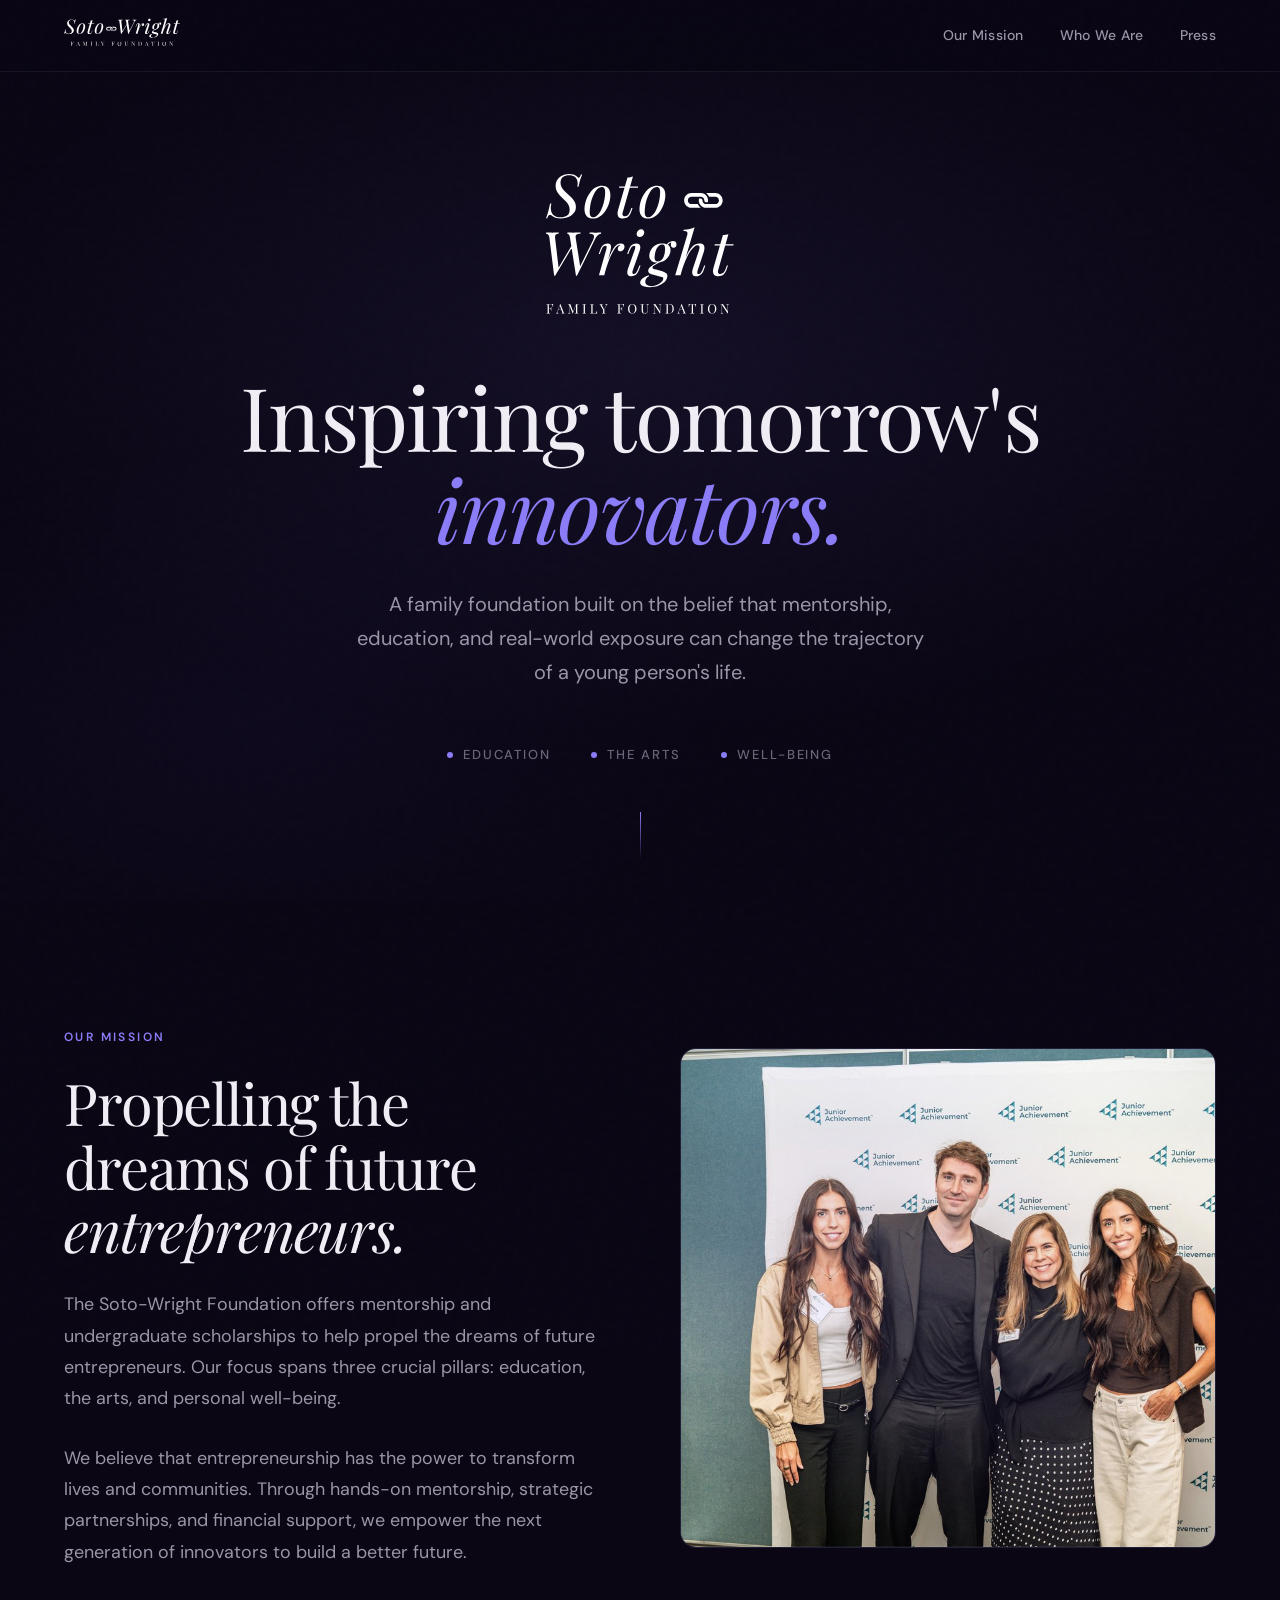
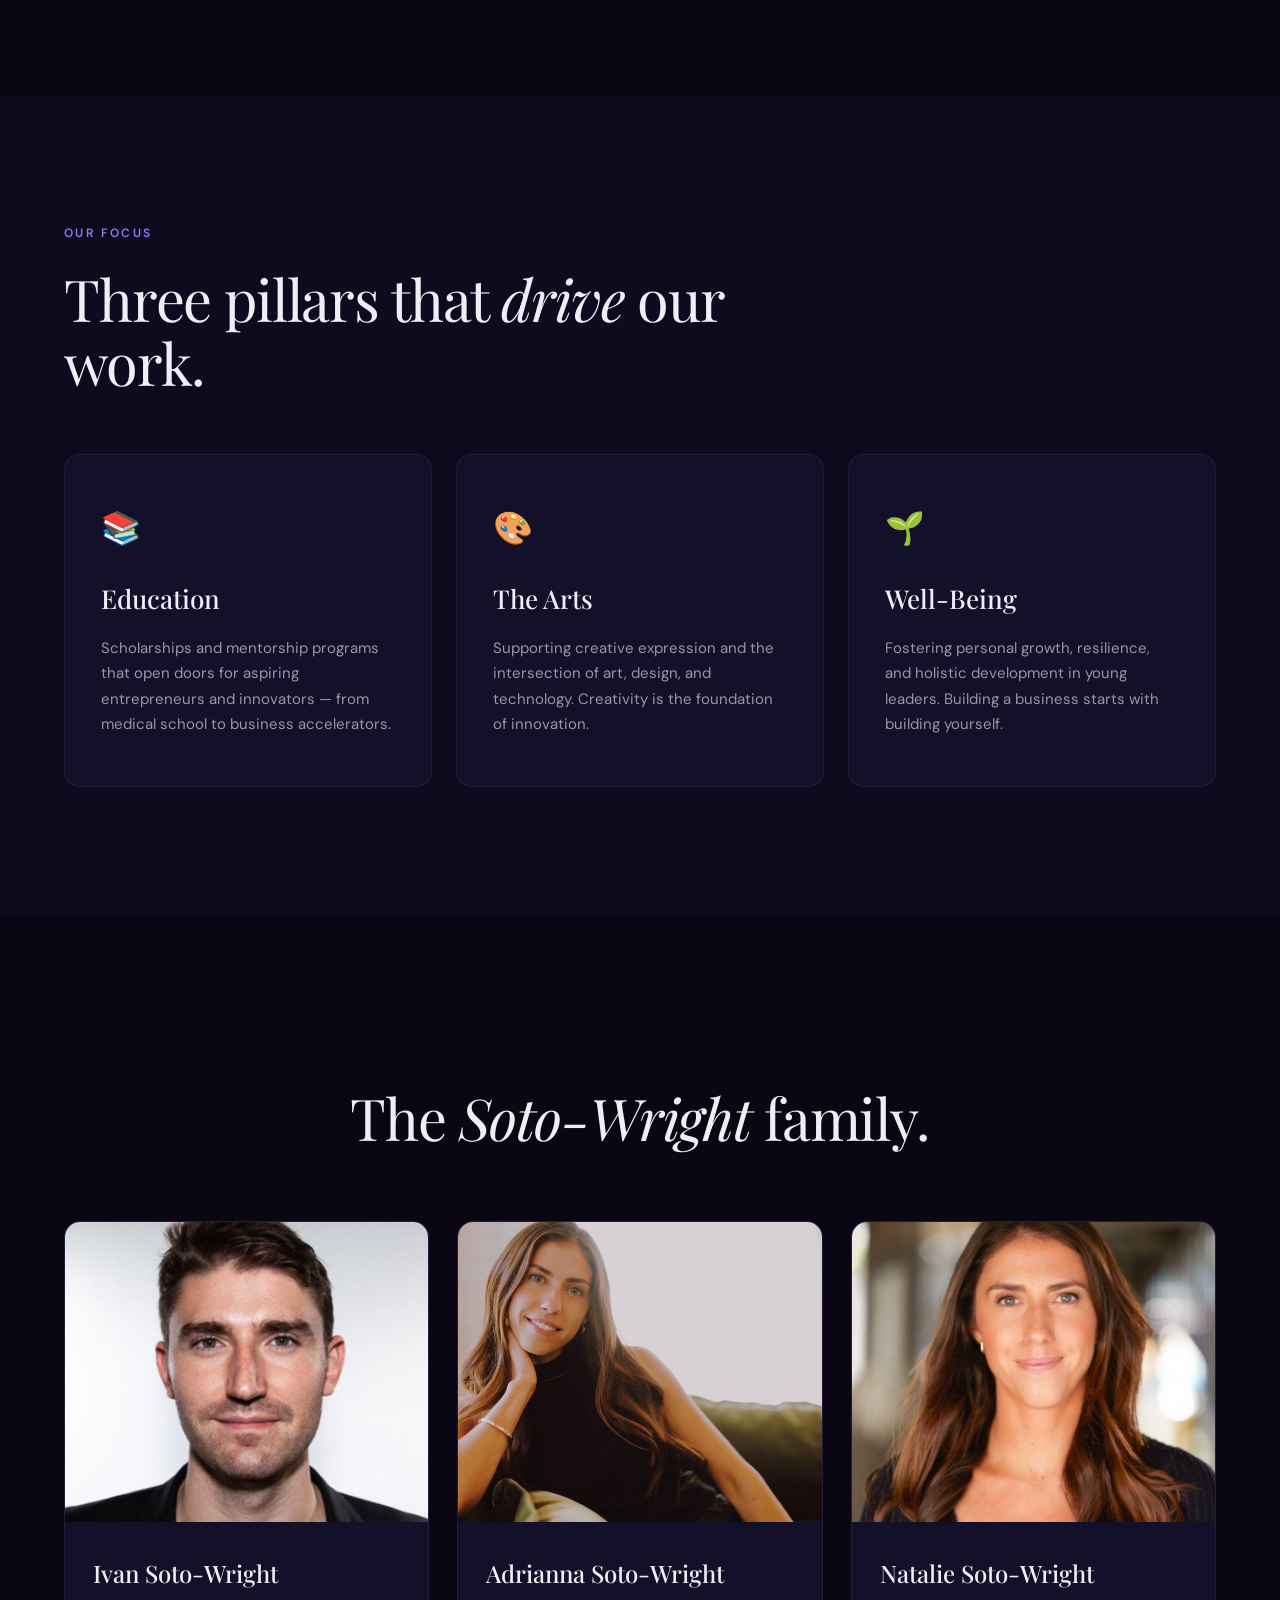
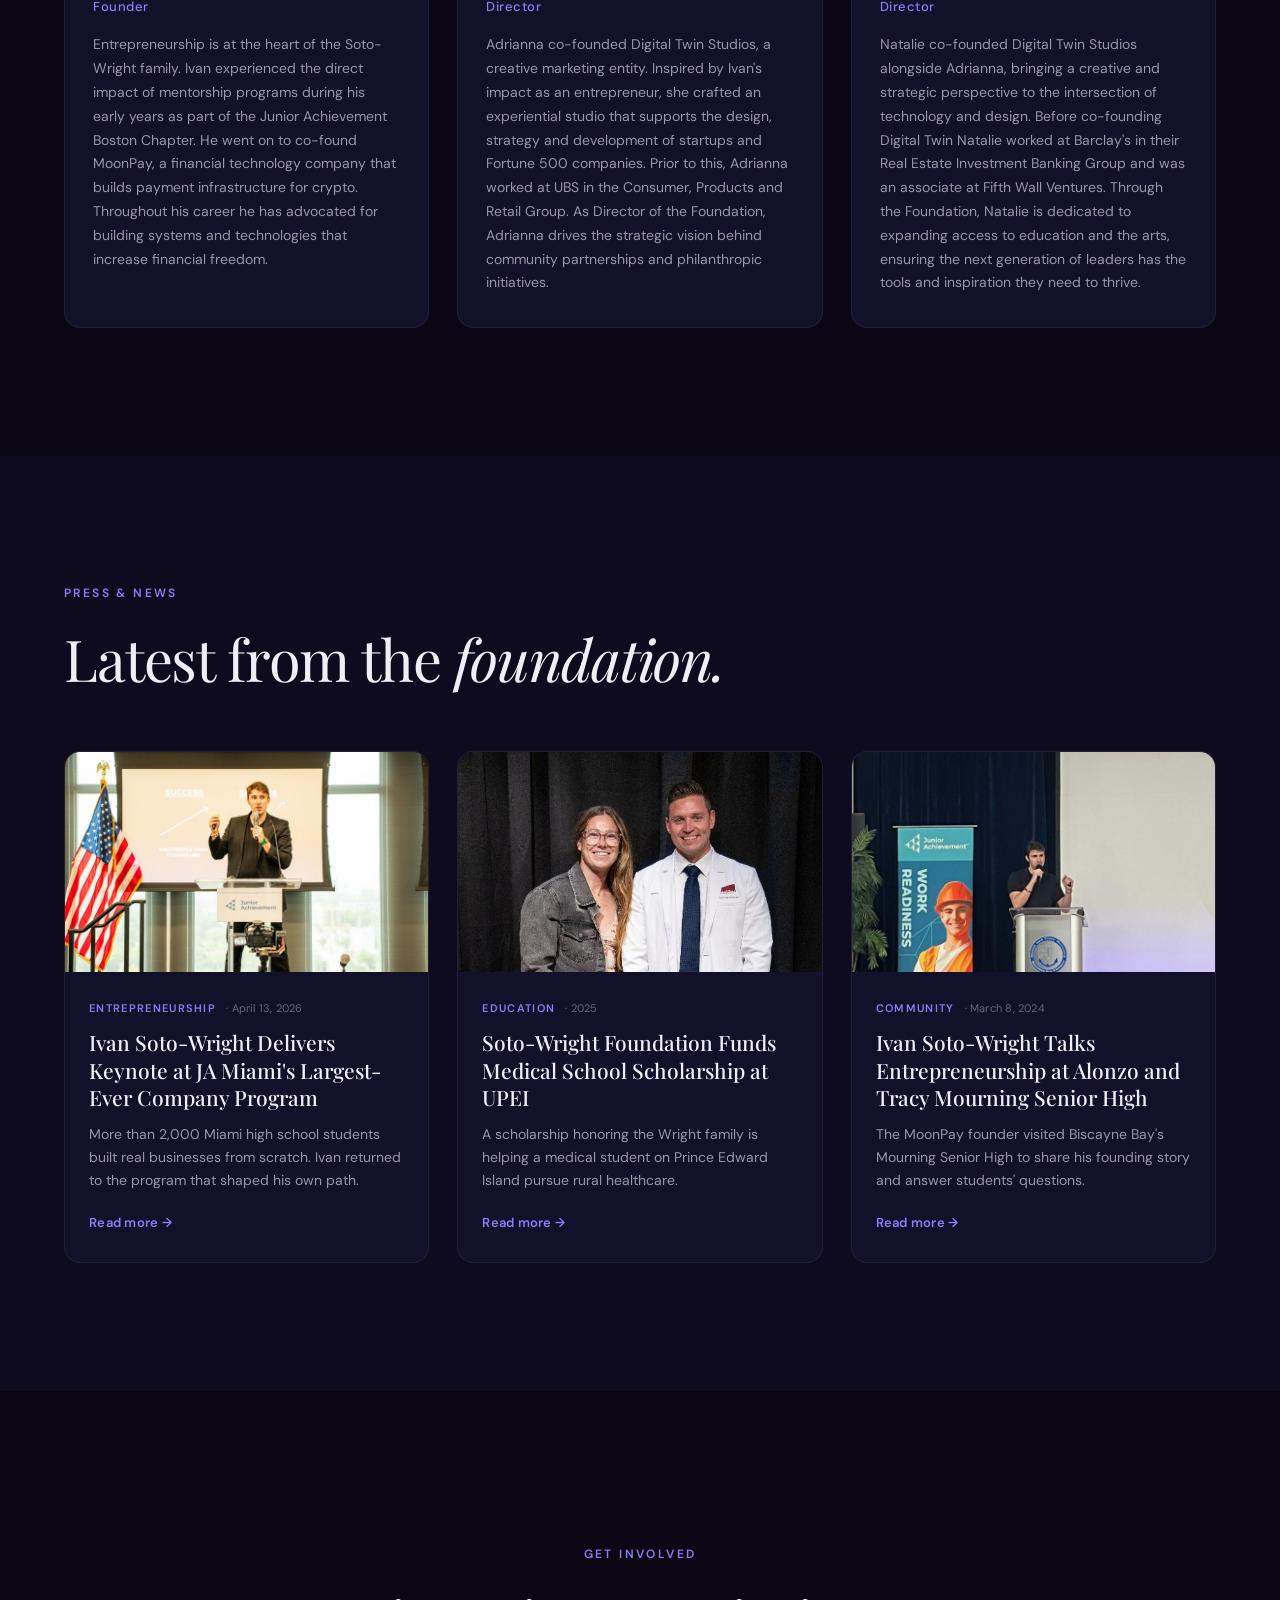
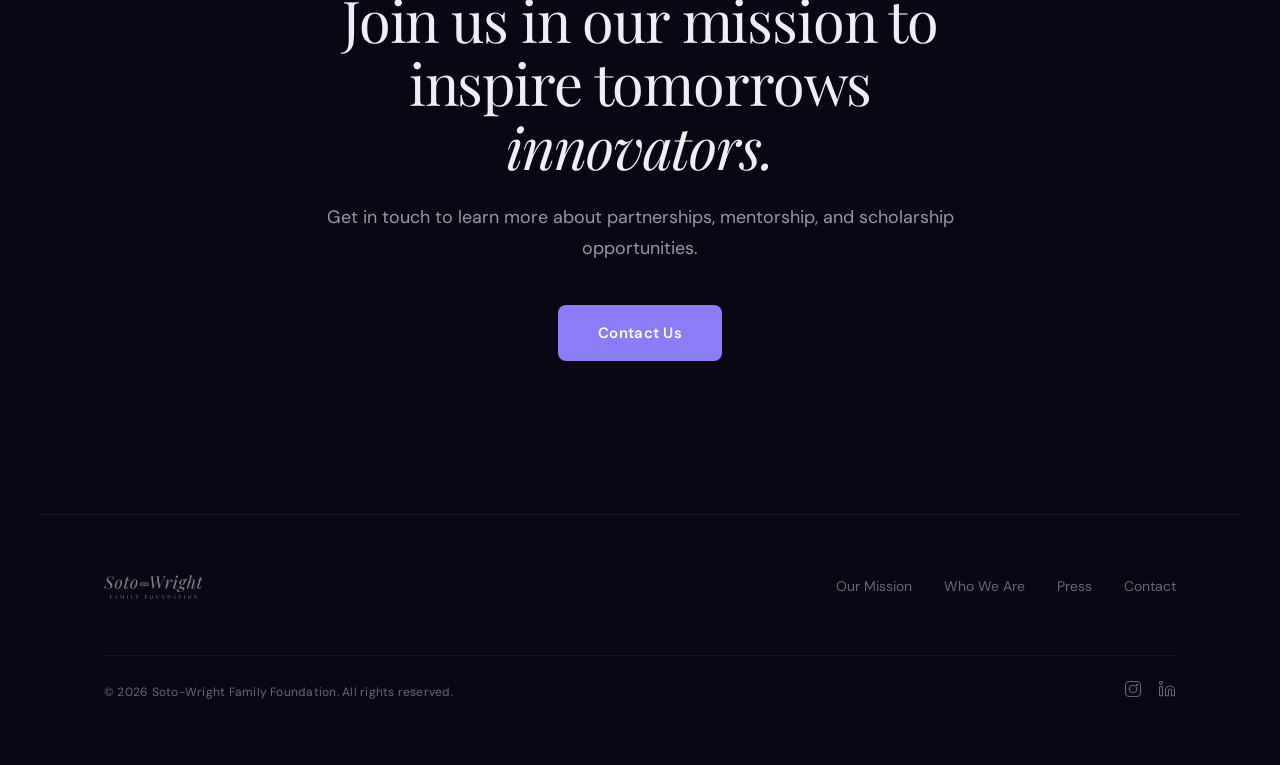
<file: index.html>
<!DOCTYPE html>
<html lang="en">
<head>
<meta charset="UTF-8">
<meta name="viewport" content="width=device-width, initial-scale=1.0">
<title>Soto-Wright Foundation — Inspiring Tomorrow's Innovators</title>
<meta name="description" content="The Soto-Wright Foundation offers mentorship and scholarships to propel the dreams of future entrepreneurs. Founded by Ivan, Adrianna, and Natalie Soto-Wright.">
<meta name="keywords" content="Ivan Soto-Wright, Soto-Wright Foundation, MoonPay founder, philanthropy, entrepreneurship, mentorship, scholarships">
<link rel="icon" type="image/x-icon" href="favicon.ico">
<link rel="apple-touch-icon" sizes="180x180" href="assets/apple-touch-icon.png">
<link rel="preconnect" href="https://fonts.googleapis.com">
<link rel="preconnect" href="https://fonts.gstatic.com" crossorigin>
<link href="https://fonts.googleapis.com/css2?family=Playfair+Display:ital,wght@0,400;0,500;0,600;0,700;1,400;1,500&family=DM+Sans:ital,wght@0,300;0,400;0,500;0,600;1,300;1,400&display=swap" rel="stylesheet">
<style>
:root {
  --bg-primary: #0a0614;
  --bg-secondary: #0f0b1e;
  --bg-card: #13102a;
  --bg-card-hover: #1a1538;
  --text-primary: #f0edf5;
  --text-secondary: #9b95a8;
  --text-muted: #6b6478;
  --accent: #8b7cf7;
  --accent-soft: rgba(139, 124, 247, 0.12);
  --border: rgba(255,255,255,0.06);
  --border-hover: rgba(255,255,255,0.12);
  --font-display: 'Playfair Display', Georgia, serif;
  --font-body: 'DM Sans', -apple-system, sans-serif;
}

*, *::before, *::after { margin: 0; padding: 0; box-sizing: border-box; }

html {
  scroll-behavior: smooth;
  font-size: 16px;
  -webkit-font-smoothing: antialiased;
  -moz-osx-font-smoothing: grayscale;
}

body {
  font-family: var(--font-body);
  background: var(--bg-primary);
  color: var(--text-primary);
  overflow-x: hidden;
  line-height: 1.6;
}

/* ---- ANIMATIONS ---- */
@keyframes fadeUp {
  from { opacity: 0; transform: translateY(40px); }
  to { opacity: 1; transform: translateY(0); }
}
@keyframes fadeIn {
  from { opacity: 0; }
  to { opacity: 1; }
}
@keyframes slideInLeft {
  from { opacity: 0; transform: translateX(-30px); }
  to { opacity: 1; transform: translateX(0); }
}
@keyframes grain {
  0%, 100% { transform: translate(0,0); }
  10% { transform: translate(-5%,-10%); }
  30% { transform: translate(3%,-15%); }
  50% { transform: translate(-8%,5%); }
  70% { transform: translate(10%,10%); }
  90% { transform: translate(-3%,8%); }
}

.reveal {
  opacity: 0;
  transform: translateY(32px);
  transition: opacity 0.9s cubic-bezier(0.16, 1, 0.3, 1), transform 0.9s cubic-bezier(0.16, 1, 0.3, 1);
}
.reveal.visible {
  opacity: 1;
  transform: translateY(0);
}
.reveal-delay-1 { transition-delay: 0.1s; }
.reveal-delay-2 { transition-delay: 0.2s; }
.reveal-delay-3 { transition-delay: 0.3s; }
.reveal-delay-4 { transition-delay: 0.4s; }

/* ---- GRAIN OVERLAY ---- */
body::before {
  content: '';
  position: fixed;
  inset: -50%;
  width: 200%;
  height: 200%;
  background-image: url("data:image/svg+xml,%3Csvg viewBox='0 0 256 256' xmlns='http://www.w3.org/2000/svg'%3E%3Cfilter id='noise'%3E%3CfeTurbulence type='fractalNoise' baseFrequency='0.9' numOctaves='4' stitchTiles='stitch'/%3E%3C/filter%3E%3Crect width='100%25' height='100%25' filter='url(%23noise)' opacity='0.03'/%3E%3C/svg%3E");
  pointer-events: none;
  z-index: 9999;
  animation: grain 8s steps(10) infinite;
  opacity: 0.4;
}

/* ---- NAV ---- */
nav {
  position: fixed;
  top: 0;
  left: 0;
  right: 0;
  z-index: 1000;
  padding: 0 clamp(24px, 5vw, 80px);
  height: 72px;
  display: flex;
  align-items: center;
  justify-content: space-between;
  background: rgba(10, 6, 20, 0.85);
  backdrop-filter: blur(20px);
  border-bottom: 1px solid var(--border);
  animation: fadeIn 1s ease;
}
nav .logo svg { height: 28px; width: auto; }
nav .nav-links { display: flex; gap: 36px; align-items: center; }
nav .nav-links a {
  font-family: var(--font-body);
  font-size: 14px;
  font-weight: 500;
  color: var(--text-secondary);
  text-decoration: none;
  letter-spacing: 0.02em;
  transition: color 0.3s;
}
nav .nav-links a:hover { color: var(--text-primary); }

/* ---- HERO ---- */
.hero {
  min-height: 100vh;
  display: flex;
  flex-direction: column;
  justify-content: center;
  align-items: center;
  text-align: center;
  padding: 120px clamp(24px, 8vw, 160px) 80px;
  position: relative;
  overflow: hidden;
}
.hero::before {
  content: '';
  position: absolute;
  inset: 0;
  background:
    radial-gradient(ellipse 80% 60% at 50% 40%, rgba(139, 124, 247, 0.08) 0%, transparent 70%),
    radial-gradient(ellipse 60% 50% at 20% 80%, rgba(90, 70, 200, 0.05) 0%, transparent 60%);
  pointer-events: none;
}
.hero-logo {
  margin-bottom: 48px;
  animation: fadeIn 1.2s ease 0.2s both;
}
.hero-logo svg { height: 140px; width: auto; opacity: 0.9; }
.hero h1 {
  font-family: var(--font-display);
  font-size: clamp(42px, 7vw, 88px);
  font-weight: 400;
  line-height: 1.05;
  letter-spacing: -0.02em;
  max-width: 900px;
  animation: fadeUp 1s ease 0.4s both;
}
.hero h1 em {
  font-style: italic;
  color: var(--accent);
}
.hero-sub {
  margin-top: 32px;
  font-size: clamp(16px, 1.8vw, 20px);
  color: var(--text-secondary);
  max-width: 580px;
  line-height: 1.7;
  animation: fadeUp 1s ease 0.6s both;
}
.hero-pillars {
  margin-top: 56px;
  display: flex;
  gap: 40px;
  animation: fadeUp 1s ease 0.8s both;
}
.hero-pillars span {
  font-size: 13px;
  font-weight: 500;
  letter-spacing: 0.15em;
  text-transform: uppercase;
  color: var(--text-muted);
}
.hero-pillars span::before {
  content: '';
  display: inline-block;
  width: 6px;
  height: 6px;
  background: var(--accent);
  border-radius: 50%;
  margin-right: 10px;
  vertical-align: middle;
}
.hero-scroll {
  position: absolute;
  bottom: 40px;
  left: 50%;
  transform: translateX(-50%);
  animation: fadeIn 1s ease 1.2s both;
}
.hero-scroll span {
  display: block;
  width: 1px;
  height: 48px;
  background: linear-gradient(to bottom, var(--accent), transparent);
  margin: 0 auto;
}

/* ---- SECTION SHARED ---- */
section {
  padding: clamp(80px, 10vw, 140px) clamp(24px, 5vw, 80px);
}
.section-label {
  font-size: 12px;
  font-weight: 600;
  letter-spacing: 0.2em;
  text-transform: uppercase;
  color: var(--accent);
  margin-bottom: 24px;
}
.section-title {
  font-family: var(--font-display);
  font-size: clamp(32px, 4.5vw, 60px);
  font-weight: 400;
  line-height: 1.1;
  letter-spacing: -0.02em;
  max-width: 800px;
}
.section-title em { font-style: italic; }
.section-body {
  font-size: clamp(16px, 1.4vw, 19px);
  color: var(--text-secondary);
  line-height: 1.75;
  max-width: 680px;
  margin-top: 28px;
}

/* ---- MISSION ---- */
.mission {
  max-width: 1200px;
  margin: 0 auto;
  display: grid;
  grid-template-columns: 1fr 1fr;
  gap: 80px;
  align-items: center;
}
.mission-visual {
  position: relative;
  height: 500px;
  border-radius: 16px;
  overflow: hidden;
  background: var(--bg-card);
  border: 1px solid var(--border);
}
.mission-visual::before {
  content: '';
  position: absolute;
  inset: 0;
  background:
    radial-gradient(circle at 30% 40%, rgba(139, 124, 247, 0.15) 0%, transparent 60%),
    radial-gradient(circle at 70% 70%, rgba(90, 60, 180, 0.1) 0%, transparent 50%);
}
.mission-quote {
  position: absolute;
  bottom: 40px;
  left: 40px;
  right: 40px;
  font-family: var(--font-display);
  font-size: 22px;
  font-style: italic;
  line-height: 1.5;
  color: var(--text-primary);
  opacity: 0.8;
}

/* ---- PILLARS ---- */
.pillars-section { background: var(--bg-secondary); }
.pillars-grid {
  max-width: 1200px;
  margin: 60px auto 0;
  display: grid;
  grid-template-columns: repeat(3, 1fr);
  gap: 24px;
}
.pillar-card {
  background: var(--bg-card);
  border: 1px solid var(--border);
  border-radius: 16px;
  padding: 48px 36px;
  transition: border-color 0.4s, background 0.4s, transform 0.4s;
  display: flex;
  flex-direction: column;
}
.pillar-card:hover {
  border-color: var(--border-hover);
  background: var(--bg-card-hover);
  transform: translateY(-4px);
}
.pillar-icon {
  font-size: 32px;
  margin-bottom: 24px;
  display: block;
}
.pillar-card h3 {
  font-family: var(--font-display);
  font-size: 26px;
  font-weight: 500;
  margin-bottom: 16px;
}
.pillar-card p {
  font-size: 15px;
  color: var(--text-secondary);
  line-height: 1.7;
  flex: 1;
}

/* ---- WHO WE ARE ---- */
.who-section { max-width: 1200px; margin: 0 auto; }
.who-header { text-align: center; margin-bottom: 72px; }
.who-header .section-title { margin: 0 auto; }
.who-grid {
  display: grid;
  grid-template-columns: repeat(3, 1fr);
  gap: 28px;
}
.who-card {
  background: var(--bg-card);
  border: 1px solid var(--border);
  border-radius: 16px;
  overflow: hidden;
  transition: border-color 0.4s, transform 0.4s;
}
.who-card:hover {
  border-color: var(--border-hover);
  transform: translateY(-4px);
}
.who-photo {
  height: 300px;
  background: linear-gradient(135deg, var(--bg-card) 0%, #1e1840 50%, #2a2060 100%);
  display: flex;
  align-items: center;
  justify-content: center;
  font-size: 14px;
  color: var(--text-muted);
  letter-spacing: 0.05em;
}
.who-info { padding: 32px 28px; }
.who-info h3 {
  font-family: var(--font-display);
  font-size: 24px;
  font-weight: 500;
  margin-bottom: 4px;
}
.who-info .role {
  font-size: 13px;
  color: var(--accent);
  font-weight: 500;
  letter-spacing: 0.04em;
  margin-bottom: 16px;
  display: block;
}
.who-info p {
  font-size: 14px;
  color: var(--text-secondary);
  line-height: 1.7;
}

/* ---- PRESS / BLOG ---- */
.press-section { background: var(--bg-secondary); }
.press-header {
  max-width: 1200px;
  margin: 0 auto 60px;
  display: flex;
  justify-content: space-between;
  align-items: flex-end;
}
.press-grid {
  max-width: 1200px;
  margin: 0 auto;
  display: grid;
  grid-template-columns: repeat(3, 1fr);
  gap: 28px;
}
.press-card {
  background: var(--bg-card);
  border: 1px solid var(--border);
  border-radius: 16px;
  overflow: hidden;
  text-decoration: none;
  color: inherit;
  transition: border-color 0.4s, transform 0.4s;
  display: block;
}
.press-card:hover {
  border-color: var(--border-hover);
  transform: translateY(-4px);
}
.press-img {
  height: 220px;
  background: linear-gradient(135deg, #1a1540, #2d2570, #3d35a0);
  display: flex;
  align-items: center;
  justify-content: center;
  font-size: 13px;
  color: var(--text-muted);
  position: relative;
  overflow: hidden;
}
.press-img img {
  width: 100%;
  height: 100%;
  object-fit: cover;
}
.press-card-body { padding: 28px 24px; }
.press-tag {
  font-size: 11px;
  font-weight: 600;
  letter-spacing: 0.12em;
  text-transform: uppercase;
  color: var(--accent);
  margin-bottom: 12px;
  display: flex;
  align-items: center;
  gap: 10px;
}
.press-tag .date {
  color: var(--text-muted);
  font-weight: 400;
  letter-spacing: 0.02em;
  text-transform: none;
}
.press-card-body h3 {
  font-family: var(--font-display);
  font-size: 21px;
  font-weight: 500;
  line-height: 1.3;
  margin-bottom: 12px;
}
.press-card-body p {
  font-size: 14px;
  color: var(--text-secondary);
  line-height: 1.65;
  margin-bottom: 16px;
}
.read-more {
  font-size: 13px;
  font-weight: 600;
  color: var(--accent);
  letter-spacing: 0.02em;
}

/* ---- CTA ---- */
.cta-section {
  text-align: center;
  max-width: 800px;
  margin: 0 auto;
  padding: clamp(100px, 12vw, 180px) clamp(24px, 5vw, 80px);
}
.cta-section .section-title { margin: 0 auto 24px; }
.cta-btn {
  display: inline-block;
  margin-top: 40px;
  padding: 16px 40px;
  background: var(--accent);
  color: #fff;
  font-family: var(--font-body);
  font-size: 15px;
  font-weight: 600;
  text-decoration: none;
  border-radius: 8px;
  letter-spacing: 0.02em;
  transition: background 0.3s, transform 0.3s;
}
.cta-btn:hover { background: #7b6be7; transform: translateY(-2px); }

/* ---- FOOTER ---- */
footer {
  padding: 60px clamp(24px, 5vw, 80px);
  border-top: 1px solid var(--border);
  max-width: 1200px;
  margin: 0 auto;
}
.footer-top {
  display: flex;
  justify-content: space-between;
  align-items: flex-start;
  margin-bottom: 48px;
}
.footer-logo svg { height: 24px; opacity: 0.5; }
.footer-links { display: flex; gap: 32px; }
.footer-links a {
  font-size: 14px;
  color: var(--text-muted);
  text-decoration: none;
  transition: color 0.3s;
}
.footer-links a:hover { color: var(--text-secondary); }
.footer-bottom {
  display: flex;
  justify-content: space-between;
  align-items: center;
  padding-top: 24px;
  border-top: 1px solid var(--border);
}
.footer-bottom span {
  font-size: 12px;
  color: var(--text-muted);
  letter-spacing: 0.02em;
}

.footer-social { display: flex; gap: 16px; align-items: center; }
.footer-social a { color: var(--text-muted); transition: color 0.3s; }
.footer-social a:hover { color: var(--accent); }

/* ---- HAMBURGER ---- */
.hamburger { display: none; background: none; border: none; cursor: pointer; padding: 8px; position: relative; width: 36px; height: 36px; }
.hamburger i { position: absolute; left: 6px; width: 24px; height: 1.5px; background: var(--text-secondary); border-radius: 2px; transition: all 0.35s cubic-bezier(0.4,0,0.2,1); }
.hamburger i:nth-child(1) { top: 10px; }
.hamburger i:nth-child(2) { top: 17px; }
.hamburger i:nth-child(3) { top: 24px; }
.hamburger.open i:nth-child(1) { top: 17px; transform: rotate(45deg); }
.hamburger.open i:nth-child(2) { opacity: 0; }
.hamburger.open i:nth-child(3) { top: 17px; transform: rotate(-45deg); }

/* ---- MOBILE MENU OVERLAY ---- */
.mobile-menu { position: fixed; inset: 0; z-index: 999; background: var(--bg-primary); display: flex; flex-direction: column; align-items: center; justify-content: center; gap: 36px; opacity: 0; pointer-events: none; transition: opacity 0.4s cubic-bezier(0.4,0,0.2,1); }
.mobile-menu.open { opacity: 1; pointer-events: auto; }
.mobile-menu a { font-family: var(--font-display); font-size: 32px; font-weight: 400; font-style: italic; color: var(--text-primary); text-decoration: none; opacity: 0; transform: translateY(20px); transition: opacity 0.5s, transform 0.5s, color 0.3s; }
.mobile-menu.open a { opacity: 1; transform: translateY(0); }
.mobile-menu.open a:nth-child(1) { transition-delay: 0.1s; }
.mobile-menu.open a:nth-child(2) { transition-delay: 0.18s; }
.mobile-menu.open a:nth-child(3) { transition-delay: 0.26s; }
.mobile-menu a:hover { color: var(--accent); }

/* ---- RESPONSIVE ---- */
@media (max-width: 900px) {
  .mission { grid-template-columns: 1fr; gap: 40px; }
  .mission-visual { height: 300px; }
  .pillars-grid, .who-grid, .press-grid { grid-template-columns: 1fr; }
  .hero-pillars { flex-direction: column; gap: 16px; align-items: center; }
  .press-header { flex-direction: column; align-items: flex-start; gap: 16px; }
  .footer-top { flex-direction: column; gap: 24px; }
  nav .nav-links { display: none; }
  .hamburger { display: flex; }
}
</style>
</head>
<body>

<!-- NAV -->
<nav>
  <a href="/" class="logo" aria-label="Soto-Wright Foundation Home">
    <img src="assets/logo-horizontal-dark.svg" alt="Soto-Wright Foundation" style="height:28px;">
  </a>
  <div class="nav-links">
    <a href="#mission">Our Mission</a>
    <a href="#who">Who We Are</a>
    <a href="#press">Press</a>
  </div>
  <button class="hamburger" id="hamburger" aria-label="Menu">
    <i></i><i></i><i></i>
  </button>
</nav>

<!-- MOBILE MENU -->
<div class="mobile-menu" id="mobileMenu">
  <a href="#mission" class="mobile-nav-link">Our Mission</a>
  <a href="#who" class="mobile-nav-link">Who We Are</a>
  <a href="#press" class="mobile-nav-link">Press</a>
</div>

<!-- HERO -->
<section class="hero" id="home">
  <div class="hero-logo">
    <img src="assets/logo-stacked-dark.svg" alt="Soto-Wright Family Foundation" style="height:140px;">
  </div>
  <h1>Inspiring tomorrow's <em>innovators.</em></h1>
  <p class="hero-sub">A family foundation built on the belief that mentorship, education, and real-world exposure can change the trajectory of a young person's life.</p>
  <div class="hero-pillars">
    <span>Education</span>
    <span>The Arts</span>
    <span>Well-Being</span>
  </div>
  <div class="hero-scroll"><span></span></div>
</section>

<!-- MISSION -->
<section id="mission">
  <div class="mission">
    <div>
      <div class="section-label reveal">Our Mission</div>
      <h2 class="section-title reveal reveal-delay-1">Propelling the dreams of future <em>entrepreneurs.</em></h2>
      <p class="section-body reveal reveal-delay-2">The Soto-Wright Foundation offers mentorship and undergraduate scholarships to help propel the dreams of future entrepreneurs. Our focus spans three crucial pillars: education, the arts, and personal well-being.</p>
      <p class="section-body reveal reveal-delay-3">We believe that entrepreneurship has the power to transform lives and communities. Through hands-on mentorship, strategic partnerships, and financial support, we empower the next generation of innovators to build a better future.</p>
    </div>
    <div class="mission-visual reveal reveal-delay-2" style="padding:0;overflow:hidden;">
      <img src="assets/ivan-ja-keynote.jpg" alt="Ivan Soto-Wright delivering keynote at Junior Achievement Miami" style="width:100%;height:100%;object-fit:cover;">
    </div>
  </div>
</section>

<!-- PILLARS -->
<section class="pillars-section" id="pillars">
  <div style="max-width:1200px;margin:0 auto;">
    <div class="section-label reveal">Our Focus</div>
    <h2 class="section-title reveal reveal-delay-1">Three pillars that <em>drive</em> our work.</h2>
  </div>
  <div class="pillars-grid">
    <div class="pillar-card reveal reveal-delay-1">
      <span class="pillar-icon">📚</span>
      <h3>Education</h3>
      <p>Scholarships and mentorship programs that open doors for aspiring entrepreneurs and innovators — from medical school to business accelerators.</p>
    </div>
    <div class="pillar-card reveal reveal-delay-2">
      <span class="pillar-icon">🎨</span>
      <h3>The Arts</h3>
      <p>Supporting creative expression and the intersection of art, design, and technology. Creativity is the foundation of innovation.</p>
    </div>
    <div class="pillar-card reveal reveal-delay-3">
      <span class="pillar-icon">🌱</span>
      <h3>Well-Being</h3>
      <p>Fostering personal growth, resilience, and holistic development in young leaders. Building a business starts with building yourself.</p>
    </div>
  </div>
</section>

<!-- WHO WE ARE -->
<section id="who">
  <div class="who-section">
    <div class="who-header">
      <div class="section-label reveal">Who We Are</div>
      <h2 class="section-title reveal reveal-delay-1">The <em>Soto-Wright</em> family.</h2>
    </div>
    <div class="who-grid">

      <div class="who-card reveal reveal-delay-1">
        <div class="who-photo"><img src="assets/ivan-headshot.jpg" alt="Ivan Soto-Wright" style="width:100%;height:100%;object-fit:cover;"></div>
        <div class="who-info">
          <h3>Ivan Soto-Wright</h3>
          <span class="role">Founder</span>
          <p>Entrepreneurship is at the heart of the Soto-Wright family. Ivan experienced the direct impact of mentorship programs during his early years as part of the Junior Achievement Boston Chapter. He went on to co-found MoonPay, a financial technology company that builds payment infrastructure for crypto. Throughout his career he has advocated for building systems and technologies that increase financial freedom.</p>
        </div>
      </div>

      <div class="who-card reveal reveal-delay-2">
        <div class="who-photo"><img src="assets/adrianna-headshot.jpg" alt="Adrianna Soto-Wright" style="width:100%;height:100%;object-fit:cover;"></div>
        <div class="who-info">
          <h3>Adrianna Soto-Wright</h3>
          <span class="role">Director</span>
          <p>Adrianna co-founded Digital Twin Studios, a creative marketing entity. Inspired by Ivan's impact as an entrepreneur, she crafted an experiential studio that supports the design, strategy and development of startups and Fortune 500 companies. Prior to this, Adrianna worked at UBS in the Consumer, Products and Retail Group. As Director of the Foundation, Adrianna drives the strategic vision behind community partnerships and philanthropic initiatives.</p>
        </div>
      </div>

      <div class="who-card reveal reveal-delay-3">
        <div class="who-photo"><img src="assets/natalie-headshot.jpg" alt="Natalie Soto-Wright" style="width:100%;height:100%;object-fit:cover;"></div>
        <div class="who-info">
          <h3>Natalie Soto-Wright</h3>
          <span class="role">Director</span>
          <p>Natalie co-founded Digital Twin Studios alongside Adrianna, bringing a creative and strategic perspective to the intersection of technology and design. Before co-founding Digital Twin Natalie worked at Barclay's in their Real Estate Investment Banking Group and was an associate at Fifth Wall Ventures. Through the Foundation, Natalie is dedicated to expanding access to education and the arts, ensuring the next generation of leaders has the tools and inspiration they need to thrive.</p>
        </div>
      </div>

    </div>
  </div>
</section>

<!-- PRESS -->
<section class="press-section" id="press">
  <div class="press-header">
    <div>
      <div class="section-label reveal">Press & News</div>
      <h2 class="section-title reveal reveal-delay-1">Latest from the <em>foundation.</em></h2>
    </div>
  </div>
  <div class="press-grid">

    <a href="press/ivan-soto-wright-ja-miami-keynote-2026.html" class="press-card reveal reveal-delay-1">
      <div class="press-img"><img src="assets/ja-winners.jpg" alt="JA Miami Company of the Year winners"></div>
      <div class="press-card-body">
        <div class="press-tag">Entrepreneurship <span class="date">· April 13, 2026</span></div>
        <h3>Ivan Soto-Wright Delivers Keynote at JA Miami's Largest-Ever Company Program</h3>
        <p>More than 2,000 Miami high school students built real businesses from scratch. Ivan returned to the program that shaped his own path.</p>
        <span class="read-more">Read more →</span>
      </div>
    </a>

    <a href="press/soto-wright-foundation-upei-medical-scholarship.html" class="press-card reveal reveal-delay-2">
      <div class="press-img"><img src="assets/upei-scholarship.jpg" alt="Nate Visser and family - UPEI Medical School Scholarship recipient"></div>
      <div class="press-card-body">
        <div class="press-tag">Education <span class="date">· 2025</span></div>
        <h3>Soto-Wright Foundation Funds Medical School Scholarship at UPEI</h3>
        <p>A scholarship honoring the Wright family is helping a medical student on Prince Edward Island pursue rural healthcare.</p>
        <span class="read-more">Read more →</span>
      </div>
    </a>

    <a href="press/ivan-soto-wright-tracy-mourning-high-school.html" class="press-card reveal reveal-delay-3">
      <div class="press-img">
        <img src="assets/ivan-speaking-mourning.jpg" alt="Ivan Soto-Wright speaking at Alonzo and Tracy Mourning Senior High School">
      </div>
      <div class="press-card-body">
        <div class="press-tag">Community <span class="date">· March 8, 2024</span></div>
        <h3>Ivan Soto-Wright Talks Entrepreneurship at Alonzo and Tracy Mourning Senior High</h3>
        <p>The MoonPay founder visited Biscayne Bay's Mourning Senior High to share his founding story and answer students' questions.</p>
        <span class="read-more">Read more →</span>
      </div>
    </a>

  </div>
</section>

<!-- CTA -->
<section class="cta-section">
  <div class="section-label reveal">Get Involved</div>
  <h2 class="section-title reveal reveal-delay-1">Join us in our mission to inspire tomorrows <em>innovators.</em></h2>
  <p class="section-body reveal reveal-delay-2" style="margin:20px auto 0;text-align:center;">Get in touch to learn more about partnerships, mentorship, and scholarship opportunities.</p>
  <a href="mailto:support@navihold.vc" class="cta-btn reveal reveal-delay-3">Contact Us</a>
</section>

<!-- FOOTER -->
<footer>
  <div class="footer-top">
    <div class="footer-logo">
      <img src="assets/logo-horizontal-dark.svg" alt="Soto-Wright Foundation" style="height:24px;opacity:0.5;">
    </div>
    <div class="footer-links">
      <a href="#mission">Our Mission</a>
      <a href="#who">Who We Are</a>
      <a href="#press">Press</a>
      <a href="mailto:support@navihold.vc">Contact</a>
    </div>
  </div>
  <div class="footer-bottom">
    <span>&copy; 2026 Soto-Wright Family Foundation. All rights reserved.</span>
    <div class="footer-social">
      <a href="https://www.instagram.com/sotowrightfoundation/" target="_blank" rel="noopener" aria-label="Instagram">
        <svg width="18" height="18" viewBox="0 0 24 24" fill="none" stroke="currentColor" stroke-width="1.5" stroke-linecap="round" stroke-linejoin="round"><rect x="2" y="2" width="20" height="20" rx="5"/><circle cx="12" cy="12" r="5"/><circle cx="17.5" cy="6.5" r="1.5" fill="currentColor" stroke="none"/></svg>
      </a>
      <a href="https://www.linkedin.com/company/the-soto-wright-foundation" target="_blank" rel="noopener" aria-label="LinkedIn">
        <svg width="18" height="18" viewBox="0 0 24 24" fill="none" stroke="currentColor" stroke-width="1.5" stroke-linecap="round" stroke-linejoin="round"><path d="M16 8a6 6 0 0 1 6 6v7h-4v-7a2 2 0 0 0-4 0v7h-4v-7a6 6 0 0 1 6-6z"/><rect x="2" y="9" width="4" height="12"/><circle cx="4" cy="4" r="2"/></svg>
      </a>
    </div>
  </div>
</footer>

<!-- SCROLL REVEAL -->
<script>
const observer = new IntersectionObserver((entries) => {
  entries.forEach(entry => {
    if (entry.isIntersecting) {
      entry.target.classList.add('visible');
    }
  });
}, { threshold: 0.1, rootMargin: '0px 0px -40px 0px' });

document.querySelectorAll('.reveal').forEach(el => observer.observe(el));

// Smooth nav scroll
document.querySelectorAll('nav a[href^="#"], .mobile-nav-link').forEach(a => {
  a.addEventListener('click', e => {
    e.preventDefault();
    const target = document.querySelector(a.getAttribute('href'));
    if (target) target.scrollIntoView({ behavior: 'smooth' });
    // Close mobile menu
    document.getElementById('hamburger').classList.remove('open');
    document.getElementById('mobileMenu').classList.remove('open');
  });
});

// Hamburger toggle
document.getElementById('hamburger').addEventListener('click', () => {
  document.getElementById('hamburger').classList.toggle('open');
  document.getElementById('mobileMenu').classList.toggle('open');
});
</script>

</body>
</html>
</file>
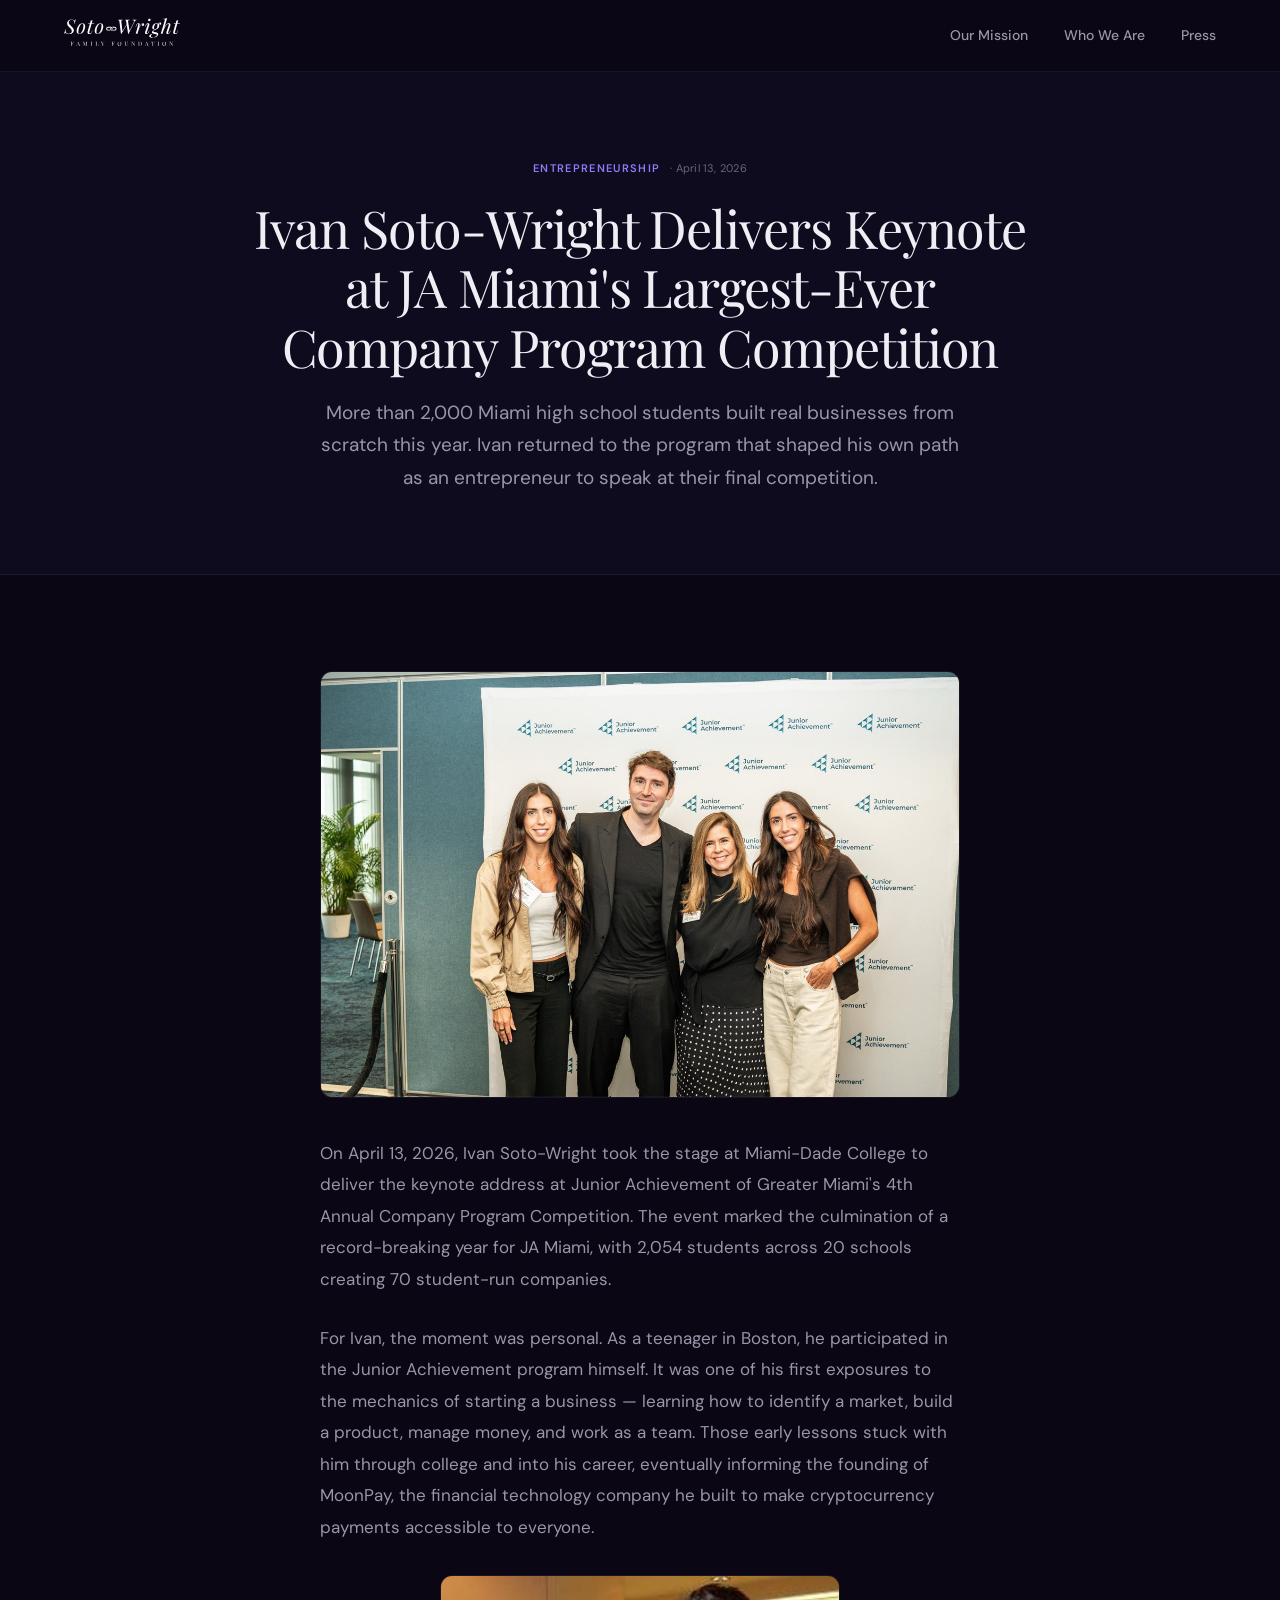
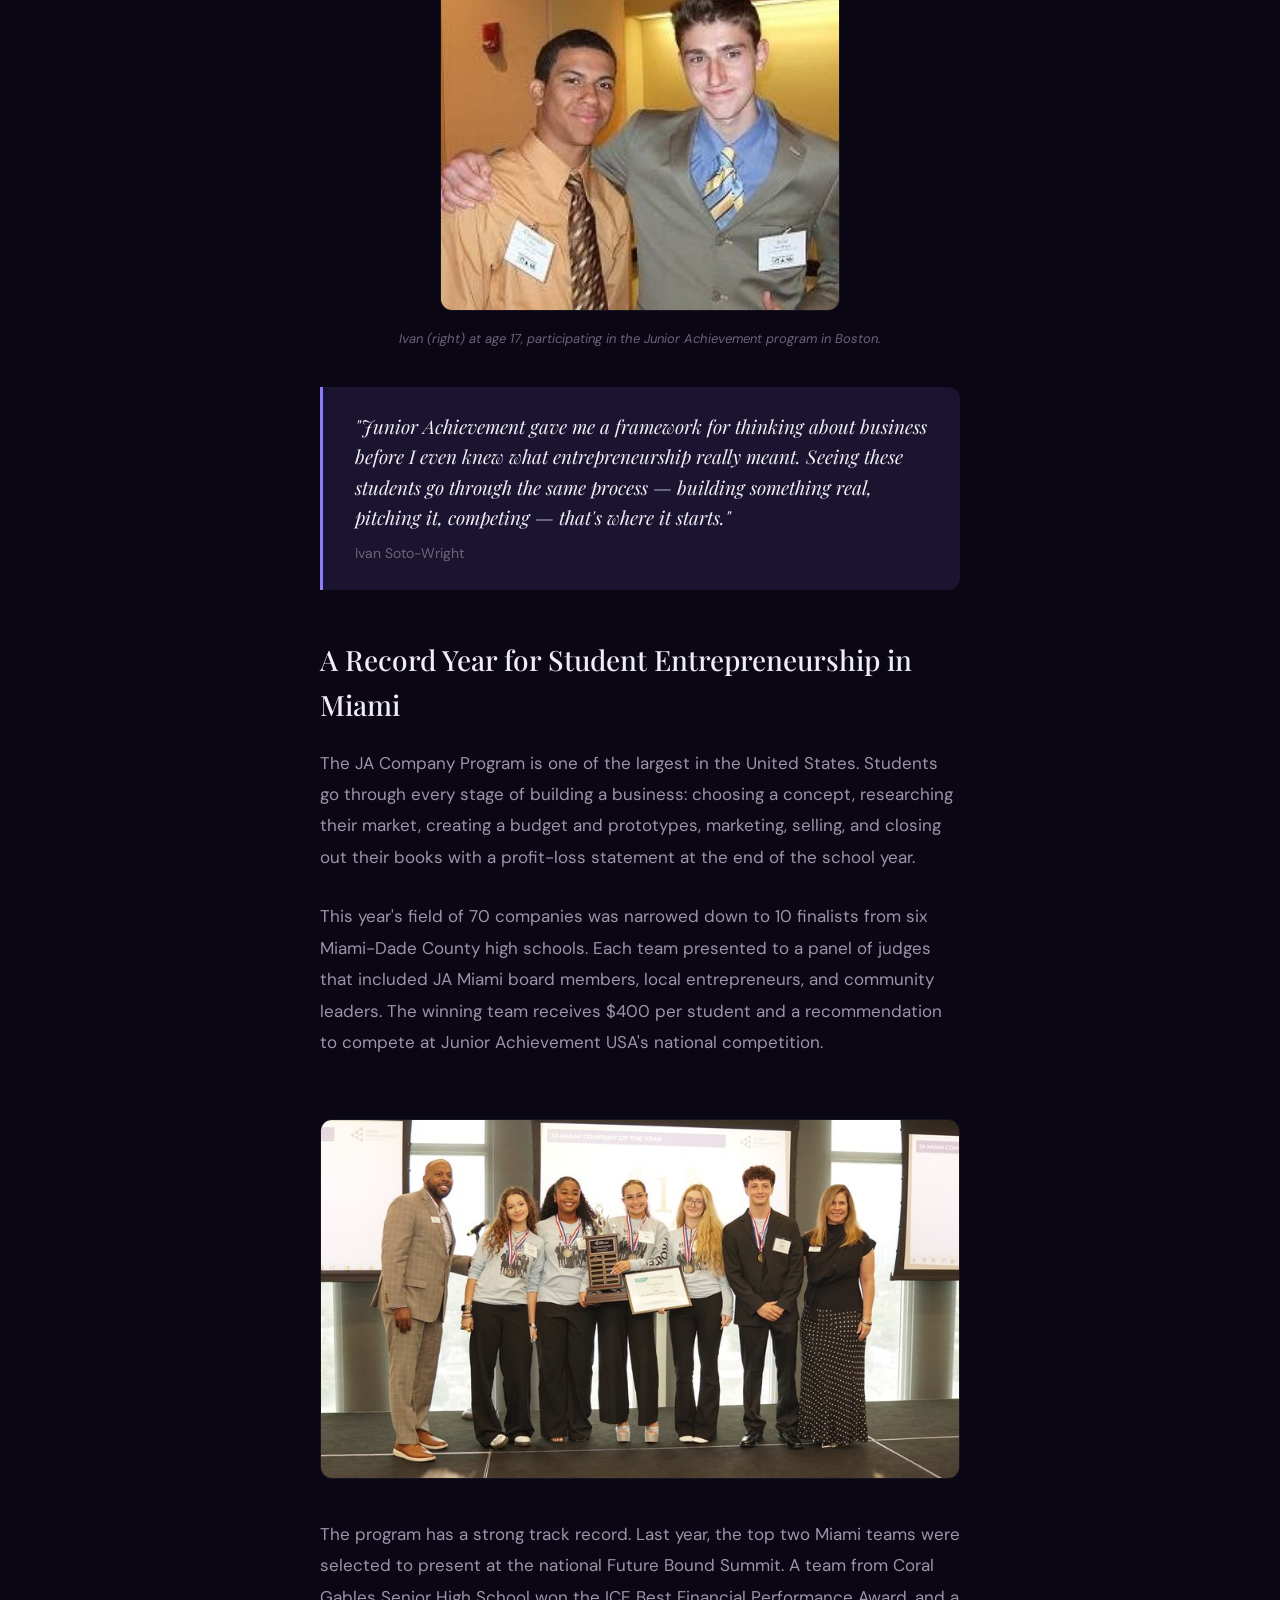
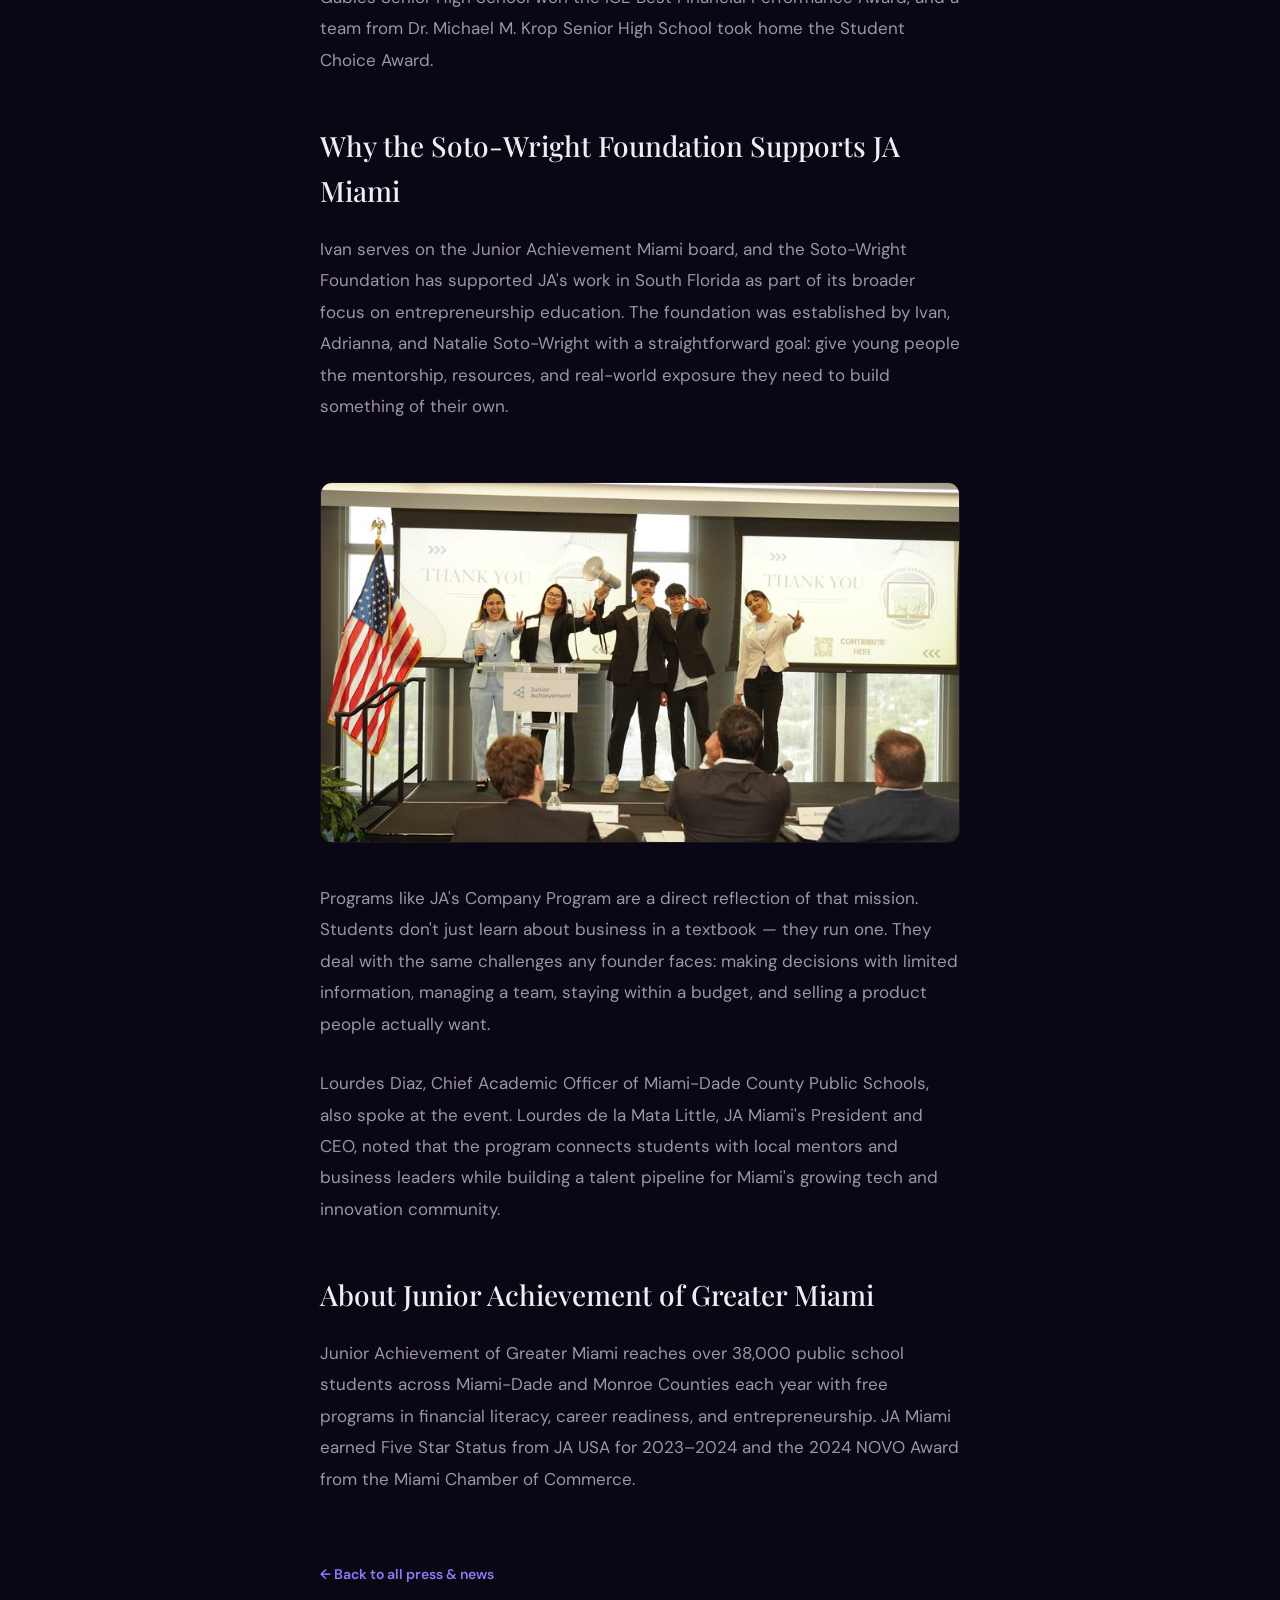
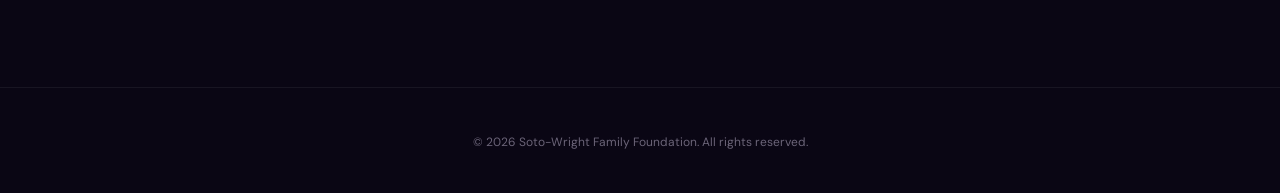
<file: press/ivan-soto-wright-ja-miami-keynote-2026.html>
<!DOCTYPE html>
<html lang="en">
<head>
<meta charset="UTF-8">
<meta name="viewport" content="width=device-width, initial-scale=1.0">
<title>Ivan Soto-Wright Keynote at JA Miami Company Program 2026 | Soto-Wright Foundation</title>
<meta name="description" content="Ivan Soto-Wright, founder of MoonPay and the Soto-Wright Foundation, delivered the keynote at JA Miami's 2026 Company Program Competition, where 2,054 students built 70 real companies.">
<link rel="preconnect" href="https://fonts.googleapis.com">
<link rel="preconnect" href="https://fonts.gstatic.com" crossorigin>
<link href="https://fonts.googleapis.com/css2?family=Playfair+Display:ital,wght@0,400;0,500;0,600;0,700;1,400;1,500&family=DM+Sans:ital,wght@0,300;0,400;0,500;0,600;1,300;1,400&display=swap" rel="stylesheet">
<link rel="stylesheet" href="../assets/article.css">
<style>
:root{--bg-primary:#0a0614;--bg-secondary:#0f0b1e;--bg-card:#13102a;--bg-card-hover:#1a1538;--text-primary:#f0edf5;--text-secondary:#9b95a8;--text-muted:#6b6478;--accent:#8b7cf7;--accent-soft:rgba(139,124,247,0.12);--border:rgba(255,255,255,0.06);--border-hover:rgba(255,255,255,0.12);--font-display:'Playfair Display',Georgia,serif;--font-body:'DM Sans',-apple-system,sans-serif}
*,*::before,*::after{margin:0;padding:0;box-sizing:border-box}
html{font-size:16px;-webkit-font-smoothing:antialiased}
body{font-family:var(--font-body);background:var(--bg-primary);color:var(--text-primary);line-height:1.6}
nav{position:fixed;top:0;left:0;right:0;z-index:1000;padding:0 clamp(24px,5vw,80px);height:72px;display:flex;align-items:center;justify-content:space-between;background:rgba(10,6,20,0.9);backdrop-filter:blur(20px);border-bottom:1px solid var(--border)}
nav .nav-links{display:flex;gap:36px}
nav .nav-links a{font-size:14px;font-weight:500;color:var(--text-secondary);text-decoration:none;transition:color .3s}
nav .nav-links a:hover{color:var(--text-primary)}
.press-tag{font-size:11px;font-weight:600;letter-spacing:.12em;text-transform:uppercase;color:var(--accent);display:flex;align-items:center;gap:10px}
.press-tag .date{color:var(--text-muted);font-weight:400;letter-spacing:.02em;text-transform:none}
footer{padding:40px clamp(24px,5vw,80px);border-top:1px solid var(--border);text-align:center}
footer span{font-size:12px;color:var(--text-muted)}
</style>
</head>
<body>
<nav>
  <a href="../index.html"><img src="../assets/logo-horizontal-dark.svg" alt="Soto-Wright Foundation" style="height:28px;"></a>
  <div class="nav-links">
    <a href="../index.html#mission">Our Mission</a>
    <a href="../index.html#who">Who We Are</a>
    <a href="../index.html#press">Press</a>
  </div>
</nav>

<header class="article-hero">
  <div class="press-tag">Entrepreneurship <span class="date">· April 13, 2026</span></div>
  <h1>Ivan Soto-Wright Delivers Keynote at JA Miami's Largest-Ever Company Program Competition</h1>
  <p class="hero-deck">More than 2,000 Miami high school students built real businesses from scratch this year. Ivan returned to the program that shaped his own path as an entrepreneur to speak at their final competition.</p>
</header>

<article class="article-body">
  <img src="../assets/ivan-ja-keynote.jpg" alt="Ivan Soto-Wright delivering keynote at Junior Achievement Miami" class="featured-img">

  <p>On April 13, 2026, Ivan Soto-Wright took the stage at Miami-Dade College to deliver the keynote address at Junior Achievement of Greater Miami's 4th Annual Company Program Competition. The event marked the culmination of a record-breaking year for JA Miami, with 2,054 students across 20 schools creating 70 student-run companies.</p>

  <p>For Ivan, the moment was personal. As a teenager in Boston, he participated in the Junior Achievement program himself. It was one of his first exposures to the mechanics of starting a business — learning how to identify a market, build a product, manage money, and work as a team. Those early lessons stuck with him through college and into his career, eventually informing the founding of MoonPay, the financial technology company he built to make cryptocurrency payments accessible to everyone.</p>

  <img src="../assets/ivan-ja-age17.jpg" alt="Ivan Soto-Wright at age 17 participating in Junior Achievement" class="featured-img" style="max-width:400px;margin:32px auto;display:block;">
  <p style="text-align:center;font-size:13px;color:#6b6478;margin-top:-16px;margin-bottom:32px;"><em>Ivan (right) at age 17, participating in the Junior Achievement program in Boston.</em></p>

  <blockquote>
    <p>"Junior Achievement gave me a framework for thinking about business before I even knew what entrepreneurship really meant. Seeing these students go through the same process — building something real, pitching it, competing — that's where it starts."</p>
    <cite>Ivan Soto-Wright</cite>
  </blockquote>

  <h2>A Record Year for Student Entrepreneurship in Miami</h2>

  <p>The JA Company Program is one of the largest in the United States. Students go through every stage of building a business: choosing a concept, researching their market, creating a budget and prototypes, marketing, selling, and closing out their books with a profit-loss statement at the end of the school year.</p>

  <p>This year's field of 70 companies was narrowed down to 10 finalists from six Miami-Dade County high schools. Each team presented to a panel of judges that included JA Miami board members, local entrepreneurs, and community leaders. The winning team receives $400 per student and a recommendation to compete at Junior Achievement USA's national competition.</p>

  <img src="../assets/ja-students-celebrate.jpg" alt="JA Miami students celebrating on stage" class="featured-img">

  <p>The program has a strong track record. Last year, the top two Miami teams were selected to present at the national Future Bound Summit. A team from Coral Gables Senior High School won the ICE Best Financial Performance Award, and a team from Dr. Michael M. Krop Senior High School took home the Student Choice Award.</p>

  <h2>Why the Soto-Wright Foundation Supports JA Miami</h2>

  <p>Ivan serves on the Junior Achievement Miami board, and the Soto-Wright Foundation has supported JA's work in South Florida as part of its broader focus on entrepreneurship education. The foundation was established by Ivan, Adrianna, and Natalie Soto-Wright with a straightforward goal: give young people the mentorship, resources, and real-world exposure they need to build something of their own.</p>

  <img src="../assets/ja-students-present.jpg" alt="JA Miami Company of the Year award winners" class="featured-img">

  <p>Programs like JA's Company Program are a direct reflection of that mission. Students don't just learn about business in a textbook — they run one. They deal with the same challenges any founder faces: making decisions with limited information, managing a team, staying within a budget, and selling a product people actually want.</p>

  <p>Lourdes Diaz, Chief Academic Officer of Miami-Dade County Public Schools, also spoke at the event. Lourdes de la Mata Little, JA Miami's President and CEO, noted that the program connects students with local mentors and business leaders while building a talent pipeline for Miami's growing tech and innovation community.</p>

  <h2>About Junior Achievement of Greater Miami</h2>

  <p>Junior Achievement of Greater Miami reaches over 38,000 public school students across Miami-Dade and Monroe Counties each year with free programs in financial literacy, career readiness, and entrepreneurship. JA Miami earned Five Star Status from JA USA for 2023–2024 and the 2024 NOVO Award from the Miami Chamber of Commerce.</p>

  <a href="../index.html#press" class="back-link">← Back to all press & news</a>
</article>

<footer><span>© 2026 Soto-Wright Family Foundation. All rights reserved.</span></footer>
</body>
</html>
</file>
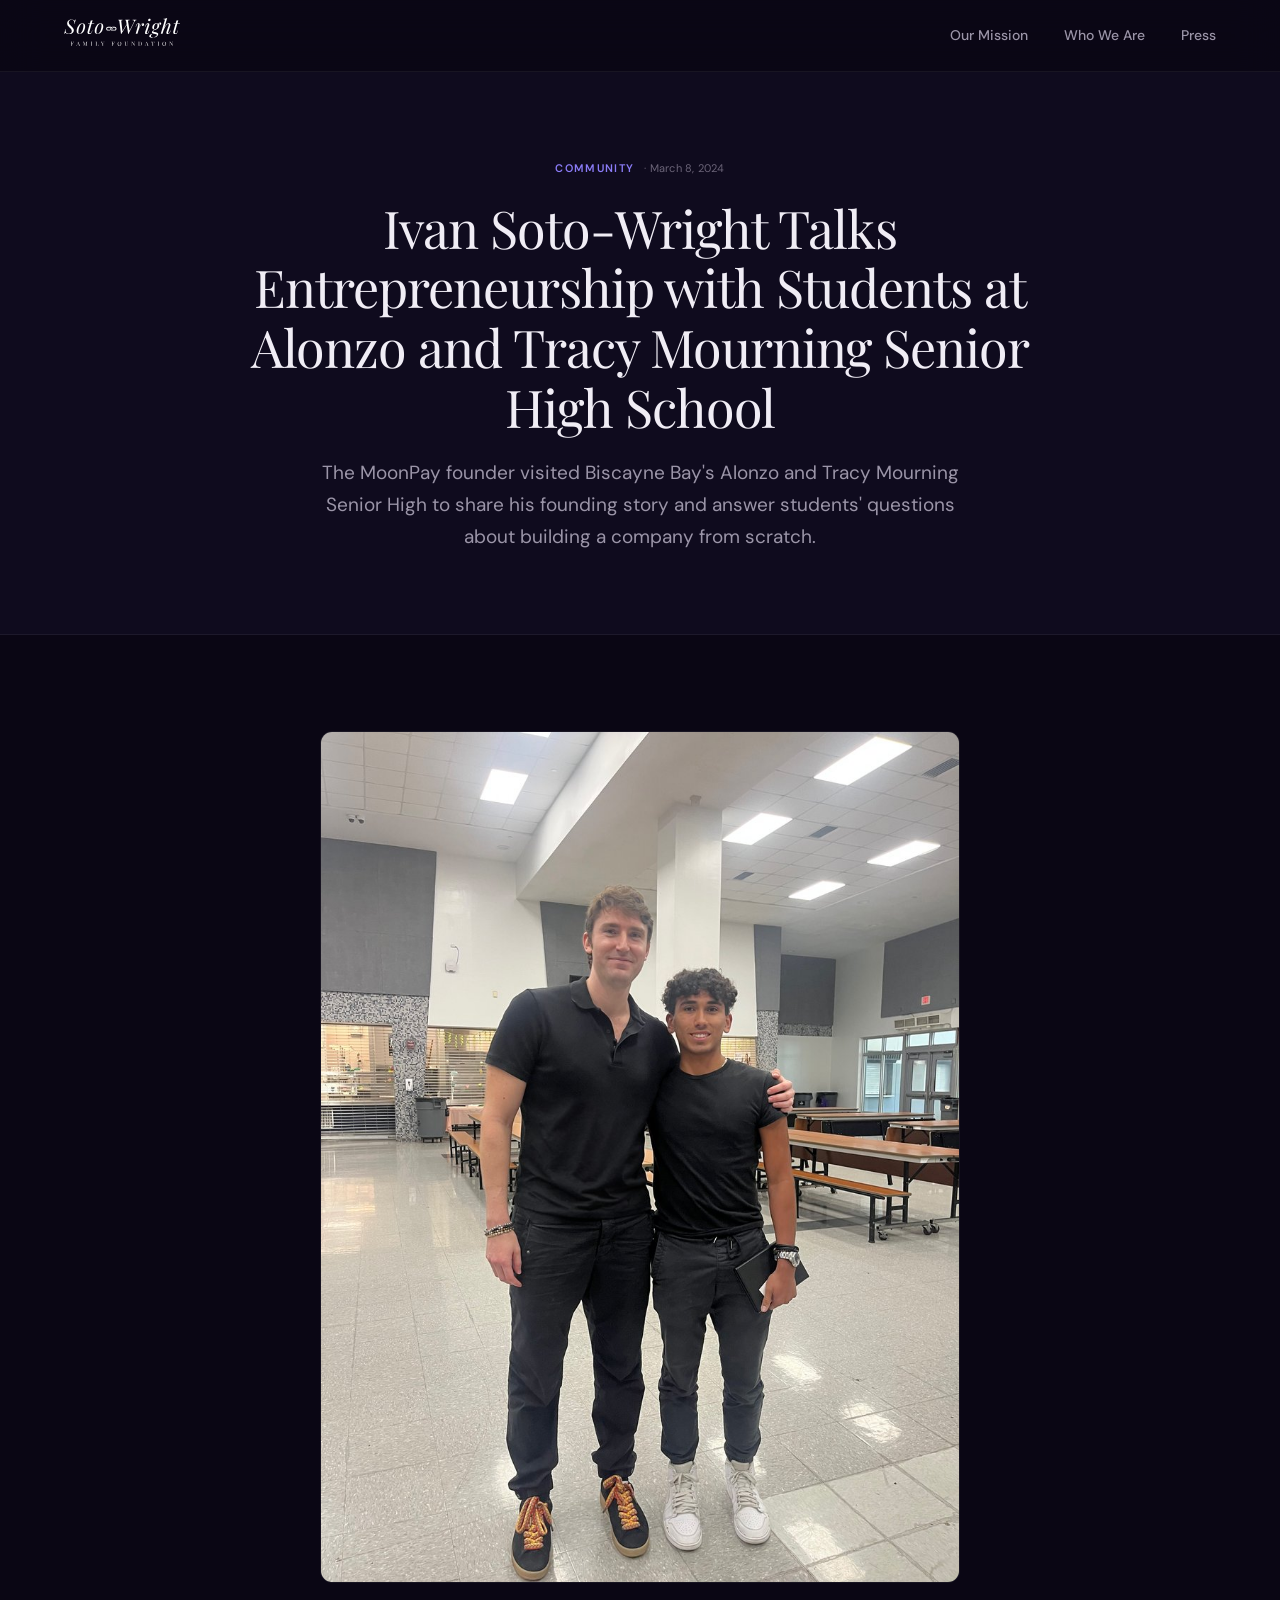
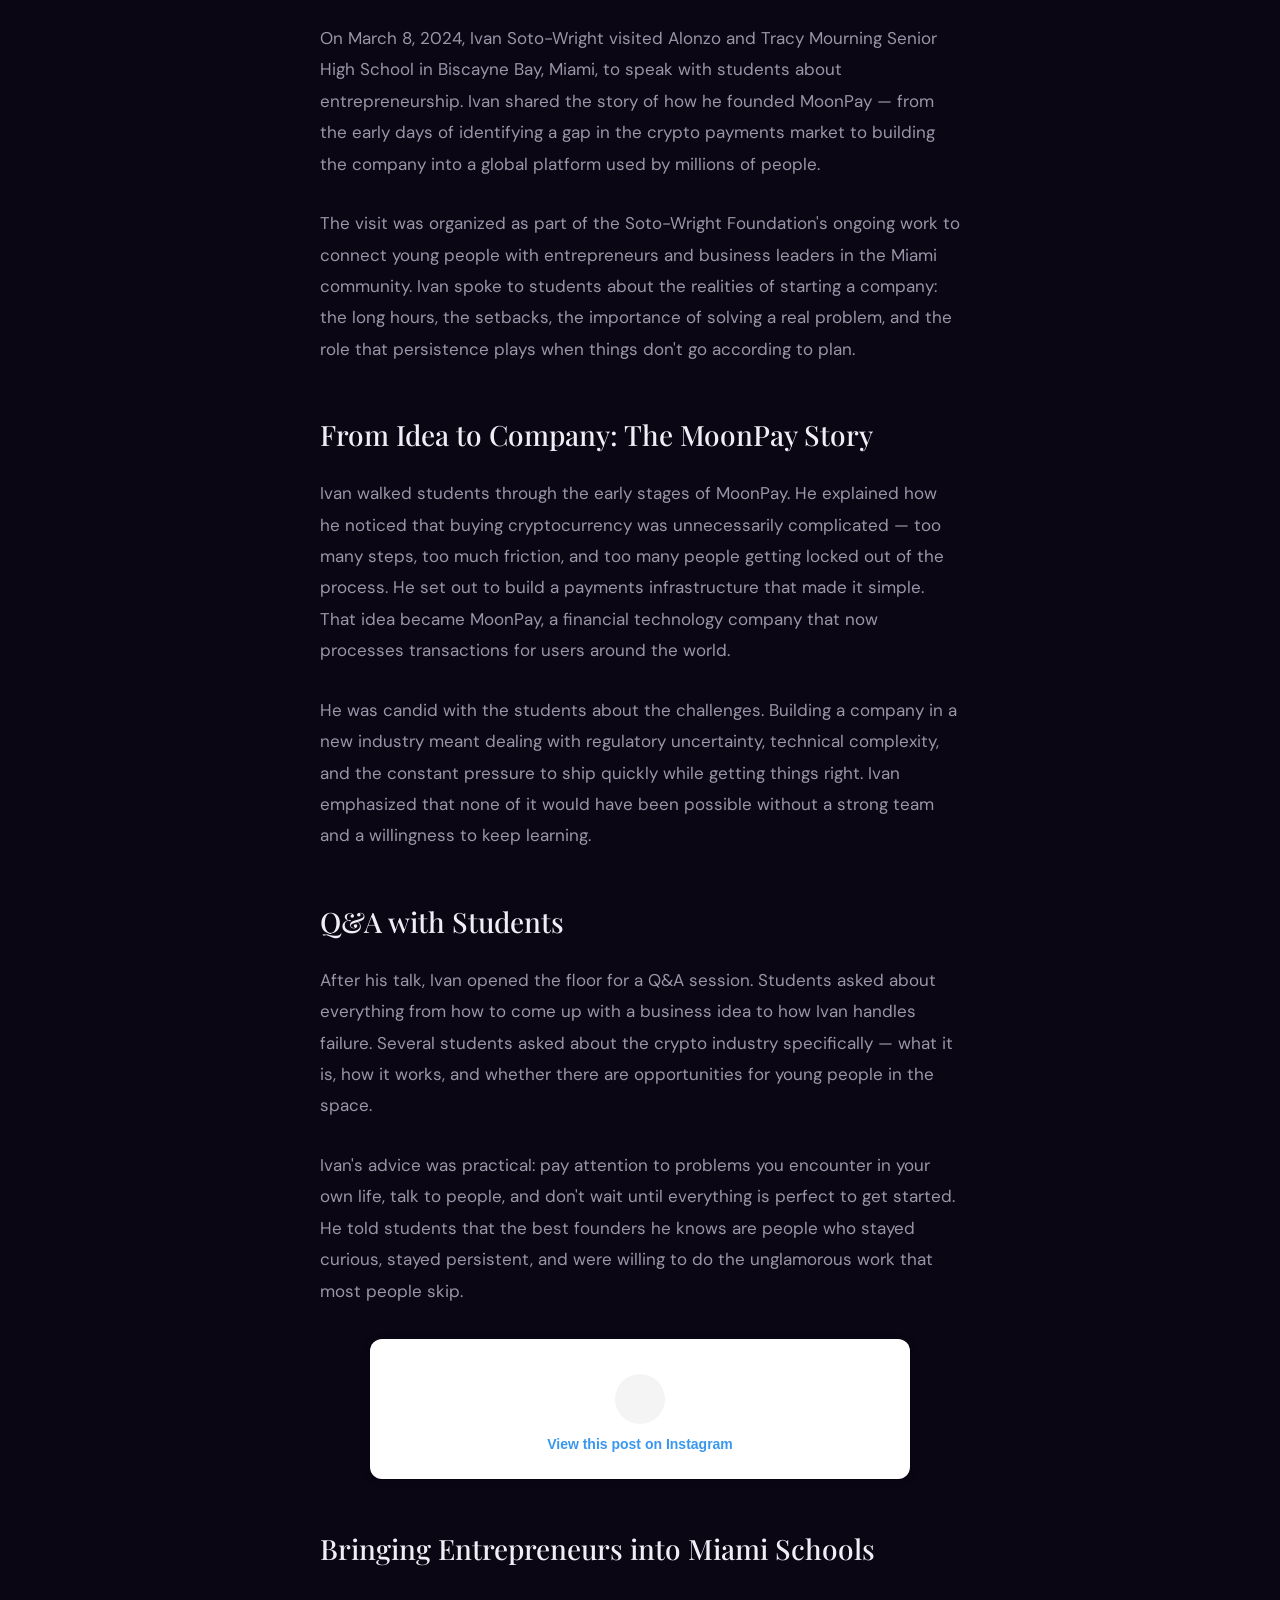
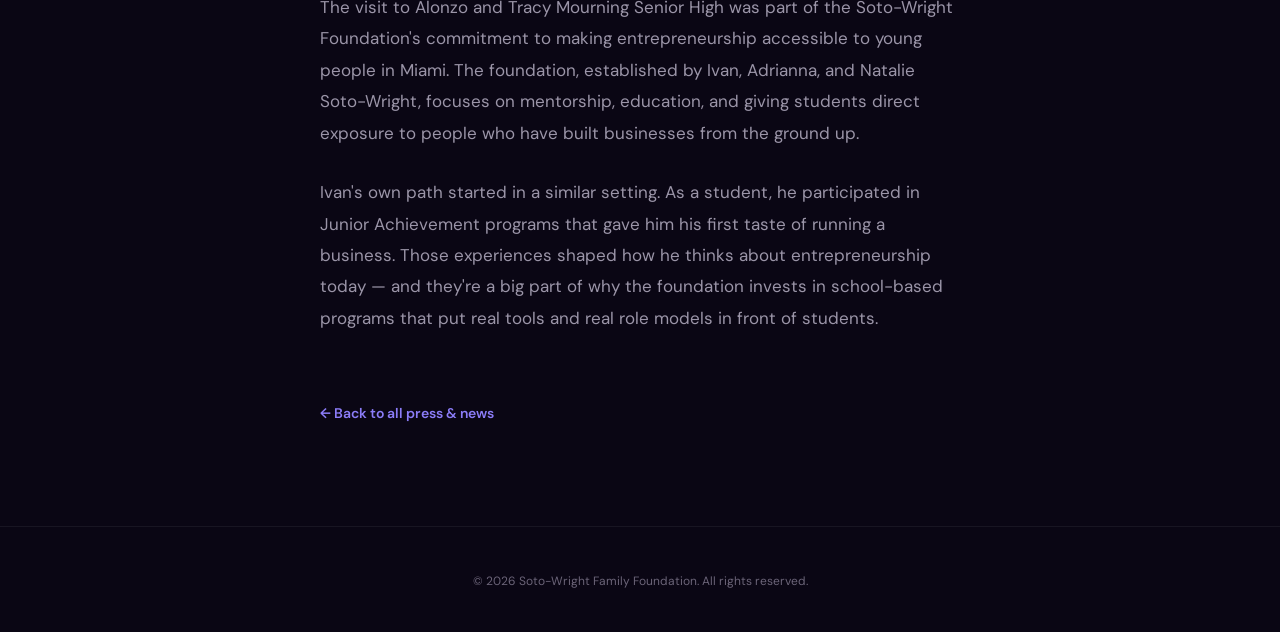
<file: press/ivan-soto-wright-tracy-mourning-high-school.html>
<!DOCTYPE html>
<html lang="en">
<head>
<meta charset="UTF-8">
<meta name="viewport" content="width=device-width, initial-scale=1.0">
<title>Ivan Soto-Wright Speaks at Tracy Mourning High School | Soto-Wright Foundation</title>
<meta name="description" content="Ivan Soto-Wright, founder of MoonPay, visited Alonzo and Tracy Mourning Senior High School in Miami to share his entrepreneurship story and run a Q&A session with students.">
<link rel="preconnect" href="https://fonts.googleapis.com">
<link rel="preconnect" href="https://fonts.gstatic.com" crossorigin>
<link href="https://fonts.googleapis.com/css2?family=Playfair+Display:ital,wght@0,400;0,500;0,600;0,700;1,400;1,500&family=DM+Sans:ital,wght@0,300;0,400;0,500;0,600;1,300;1,400&display=swap" rel="stylesheet">
<link rel="stylesheet" href="../assets/article.css">
<style>
:root{--bg-primary:#0a0614;--bg-secondary:#0f0b1e;--bg-card:#13102a;--bg-card-hover:#1a1538;--text-primary:#f0edf5;--text-secondary:#9b95a8;--text-muted:#6b6478;--accent:#8b7cf7;--accent-soft:rgba(139,124,247,0.12);--border:rgba(255,255,255,0.06);--border-hover:rgba(255,255,255,0.12);--font-display:'Playfair Display',Georgia,serif;--font-body:'DM Sans',-apple-system,sans-serif}
*,*::before,*::after{margin:0;padding:0;box-sizing:border-box}
html{font-size:16px;-webkit-font-smoothing:antialiased}
body{font-family:var(--font-body);background:var(--bg-primary);color:var(--text-primary);line-height:1.6}
nav{position:fixed;top:0;left:0;right:0;z-index:1000;padding:0 clamp(24px,5vw,80px);height:72px;display:flex;align-items:center;justify-content:space-between;background:rgba(10,6,20,0.9);backdrop-filter:blur(20px);border-bottom:1px solid var(--border)}
nav .nav-links{display:flex;gap:36px}
nav .nav-links a{font-size:14px;font-weight:500;color:var(--text-secondary);text-decoration:none;transition:color .3s}
nav .nav-links a:hover{color:var(--text-primary)}
.press-tag{font-size:11px;font-weight:600;letter-spacing:.12em;text-transform:uppercase;color:var(--accent);display:flex;align-items:center;gap:10px}
.press-tag .date{color:var(--text-muted);font-weight:400;letter-spacing:.02em;text-transform:none}
footer{padding:40px clamp(24px,5vw,80px);border-top:1px solid var(--border);text-align:center}
footer span{font-size:12px;color:var(--text-muted)}
</style>
</head>
<body>
<nav>
  <a href="../index.html"><img src="../assets/logo-horizontal-dark.svg" alt="Soto-Wright Foundation" style="height:28px;"></a>
  <div class="nav-links">
    <a href="../index.html#mission">Our Mission</a>
    <a href="../index.html#who">Who We Are</a>
    <a href="../index.html#press">Press</a>
  </div>
</nav>

<header class="article-hero">
  <div class="press-tag">Community <span class="date">· March 8, 2024</span></div>
  <h1>Ivan Soto-Wright Talks Entrepreneurship with Students at Alonzo and Tracy Mourning Senior High School</h1>
  <p class="hero-deck">The MoonPay founder visited Biscayne Bay's Alonzo and Tracy Mourning Senior High to share his founding story and answer students' questions about building a company from scratch.</p>
</header>

<article class="article-body">
  <img src="../assets/ivan_tracy_mourning.jpg" alt="Ivan Soto-Wright with a student at Alonzo and Tracy Mourning Senior High School" class="featured-img">

  <p>On March 8, 2024, Ivan Soto-Wright visited Alonzo and Tracy Mourning Senior High School in Biscayne Bay, Miami, to speak with students about entrepreneurship. Ivan shared the story of how he founded MoonPay — from the early days of identifying a gap in the crypto payments market to building the company into a global platform used by millions of people.</p>

  <p>The visit was organized as part of the Soto-Wright Foundation's ongoing work to connect young people with entrepreneurs and business leaders in the Miami community. Ivan spoke to students about the realities of starting a company: the long hours, the setbacks, the importance of solving a real problem, and the role that persistence plays when things don't go according to plan.</p>

  <h2>From Idea to Company: The MoonPay Story</h2>

  <p>Ivan walked students through the early stages of MoonPay. He explained how he noticed that buying cryptocurrency was unnecessarily complicated — too many steps, too much friction, and too many people getting locked out of the process. He set out to build a payments infrastructure that made it simple. That idea became MoonPay, a financial technology company that now processes transactions for users around the world.</p>

  <p>He was candid with the students about the challenges. Building a company in a new industry meant dealing with regulatory uncertainty, technical complexity, and the constant pressure to ship quickly while getting things right. Ivan emphasized that none of it would have been possible without a strong team and a willingness to keep learning.</p>

  <h2>Q&A with Students</h2>

  <p>After his talk, Ivan opened the floor for a Q&A session. Students asked about everything from how to come up with a business idea to how Ivan handles failure. Several students asked about the crypto industry specifically — what it is, how it works, and whether there are opportunities for young people in the space.</p>

  <p>Ivan's advice was practical: pay attention to problems you encounter in your own life, talk to people, and don't wait until everything is perfect to get started. He told students that the best founders he knows are people who stayed curious, stayed persistent, and were willing to do the unglamorous work that most people skip.</p>

  <!-- Instagram embed -->
  <div style="margin:32px 0;text-align:center;">
    <blockquote class="instagram-media" data-instgrm-captioned data-instgrm-permalink="https://www.instagram.com/reel/C5Odij7O7Iz/?utm_source=ig_web_button_share_sheet&igsh=MzRlODBiNWFlZA==" data-instgrm-version="14" style="background:#FFF; border:0; border-radius:12px; box-shadow:0 0 1px 0 rgba(0,0,0,0.5),0 1px 10px 0 rgba(0,0,0,0.15); margin:1px auto; max-width:540px; min-width:326px; padding:0; width:calc(100% - 2px);">
      <div style="padding:16px;">
        <a href="https://www.instagram.com/reel/C5Odij7O7Iz/" style="background:#FFFFFF; line-height:0; padding:0; text-align:center; text-decoration:none; width:100%;" target="_blank">
          <div style="padding:19px 0;"><div style="display:block; height:50px; margin:0 auto 12px; width:50px; background:#F4F4F4; border-radius:50%;"></div><div style="padding-top:8px; color:#3897f0; font-family:Arial,sans-serif; font-size:14px; font-weight:550;">View this post on Instagram</div></div>
        </a>
      </div>
    </blockquote>
    <script async src="//www.instagram.com/embed.js"></script>
  </div>

  <h2>Bringing Entrepreneurs into Miami Schools</h2>

  <p>The visit to Alonzo and Tracy Mourning Senior High was part of the Soto-Wright Foundation's commitment to making entrepreneurship accessible to young people in Miami. The foundation, established by Ivan, Adrianna, and Natalie Soto-Wright, focuses on mentorship, education, and giving students direct exposure to people who have built businesses from the ground up.</p>

  <p>Ivan's own path started in a similar setting. As a student, he participated in Junior Achievement programs that gave him his first taste of running a business. Those experiences shaped how he thinks about entrepreneurship today — and they're a big part of why the foundation invests in school-based programs that put real tools and real role models in front of students.</p>

  <a href="../index.html#press" class="back-link">← Back to all press & news</a>
</article>

<footer><span>© 2026 Soto-Wright Family Foundation. All rights reserved.</span></footer>
</body>
</html>
</file>
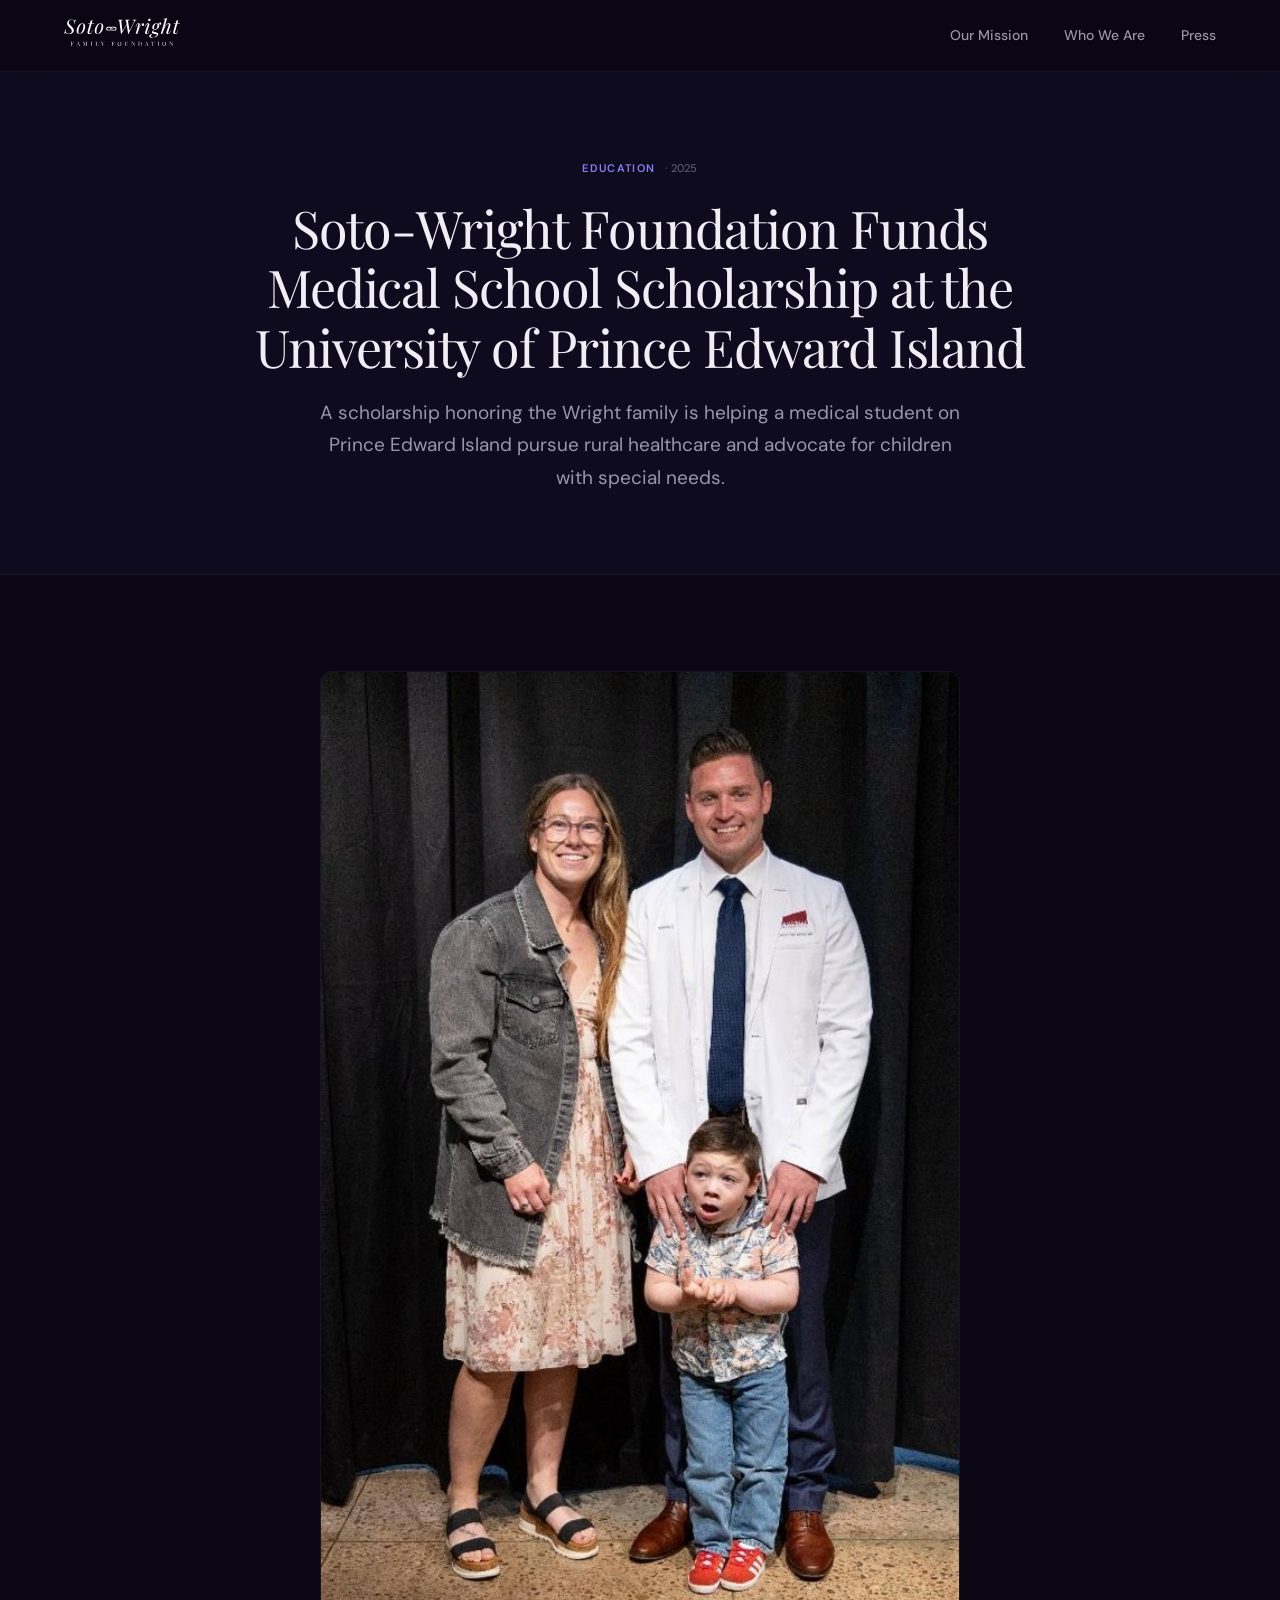
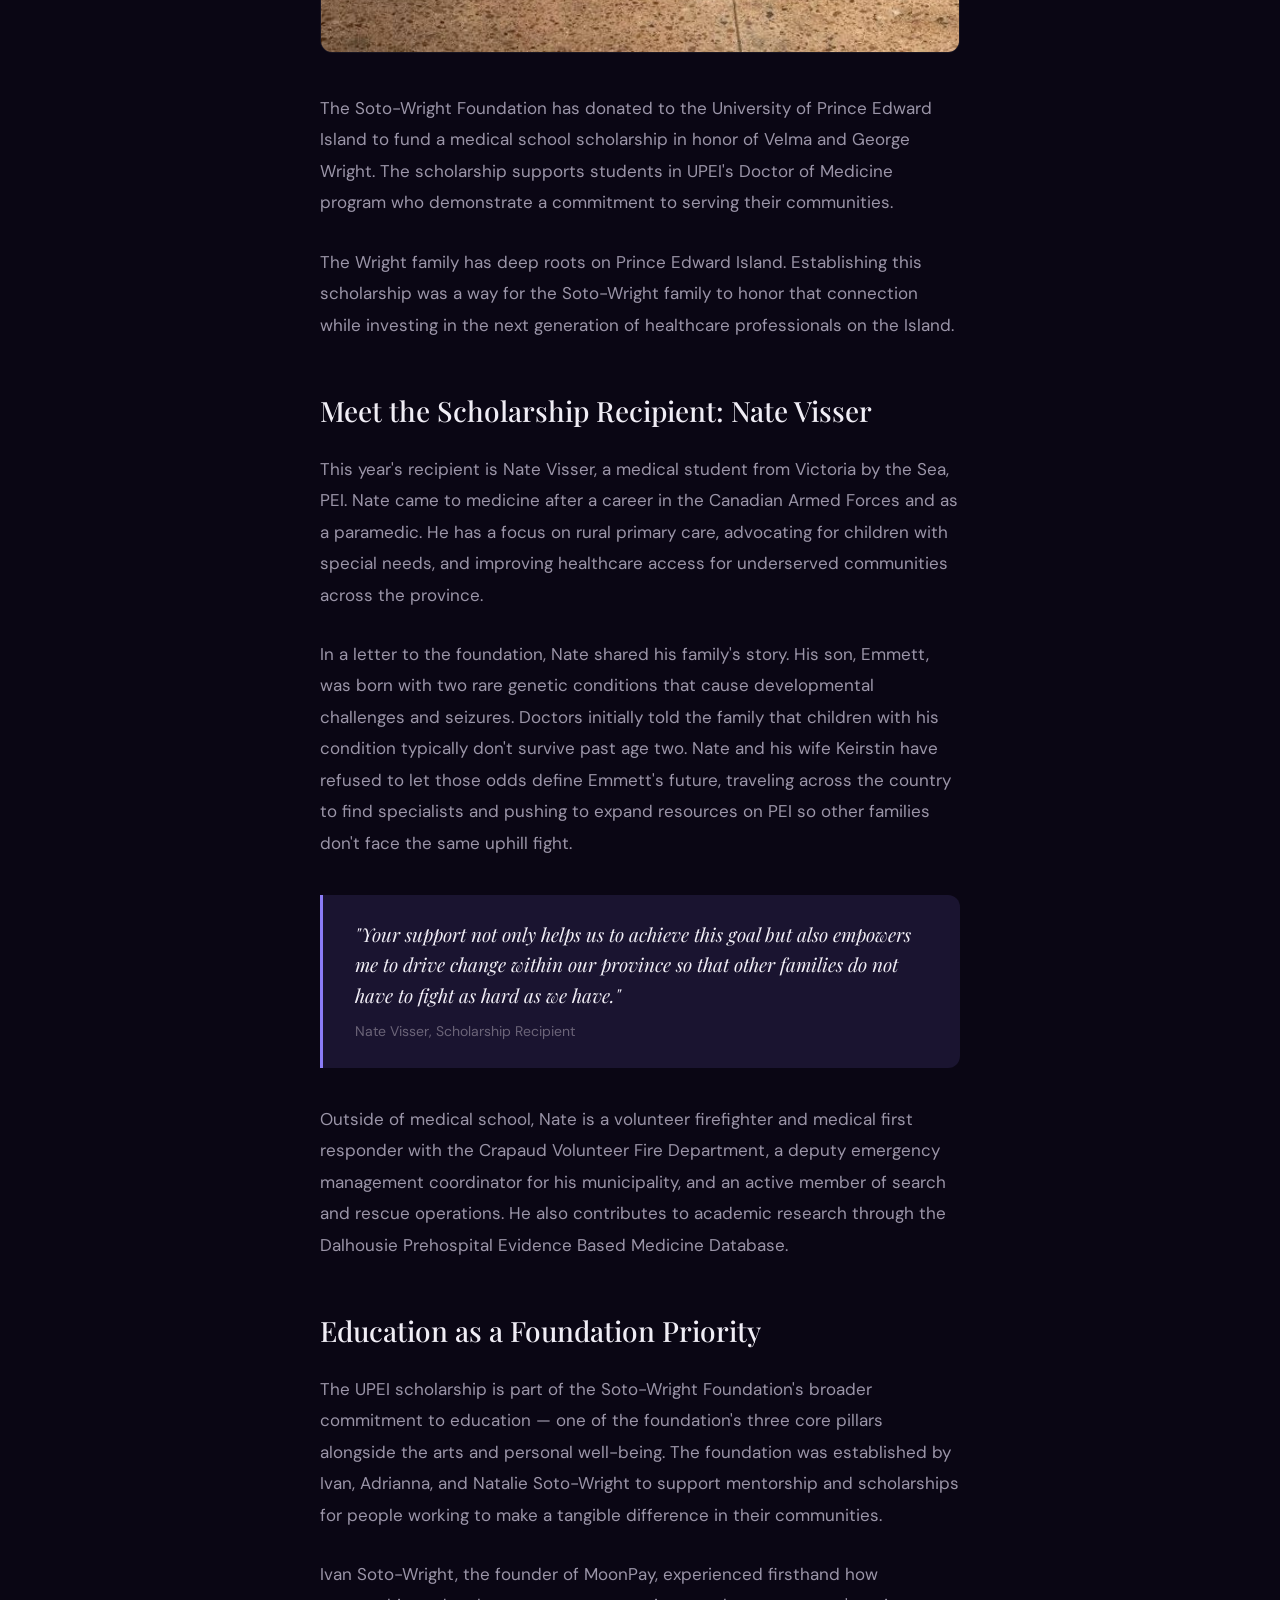
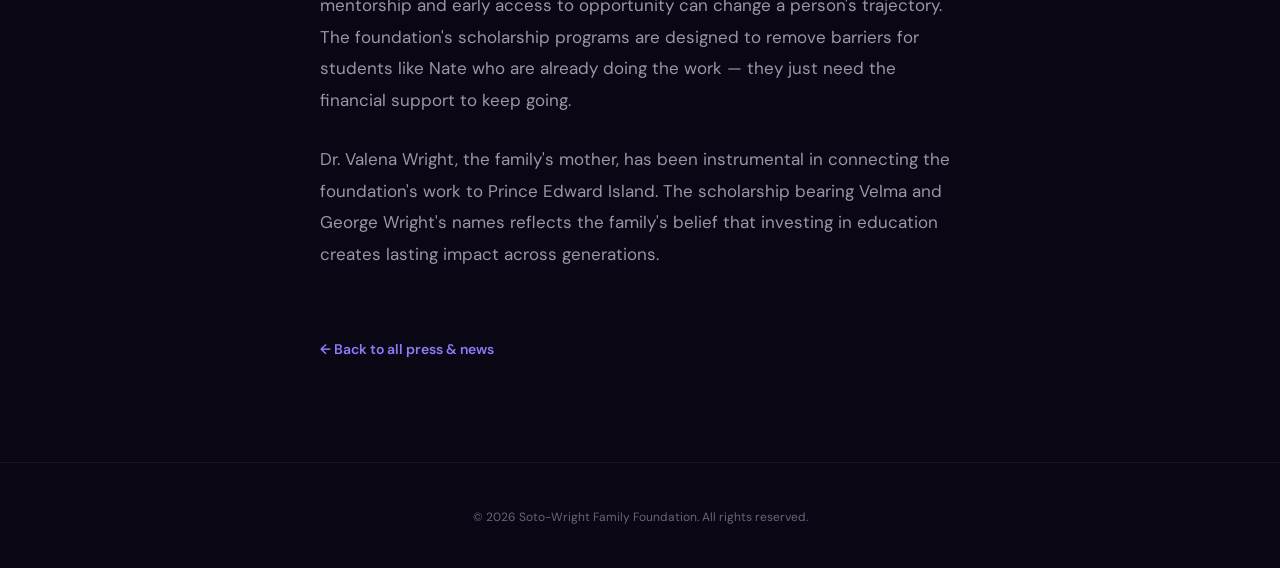
<file: press/soto-wright-foundation-upei-medical-scholarship.html>
<!DOCTYPE html>
<html lang="en">
<head>
<meta charset="UTF-8">
<meta name="viewport" content="width=device-width, initial-scale=1.0">
<title>Soto-Wright Foundation Funds UPEI Medical Scholarship | Ivan Soto-Wright</title>
<meta name="description" content="The Soto-Wright Foundation, established by Ivan Soto-Wright, funded a medical school scholarship at UPEI honoring the Wright family. The first recipient is a paramedic-turned-medical student serving rural PEI.">
<link rel="preconnect" href="https://fonts.googleapis.com">
<link rel="preconnect" href="https://fonts.gstatic.com" crossorigin>
<link href="https://fonts.googleapis.com/css2?family=Playfair+Display:ital,wght@0,400;0,500;0,600;0,700;1,400;1,500&family=DM+Sans:ital,wght@0,300;0,400;0,500;0,600;1,300;1,400&display=swap" rel="stylesheet">
<link rel="stylesheet" href="../assets/article.css">
<style>
:root{--bg-primary:#0a0614;--bg-secondary:#0f0b1e;--bg-card:#13102a;--bg-card-hover:#1a1538;--text-primary:#f0edf5;--text-secondary:#9b95a8;--text-muted:#6b6478;--accent:#8b7cf7;--accent-soft:rgba(139,124,247,0.12);--border:rgba(255,255,255,0.06);--border-hover:rgba(255,255,255,0.12);--font-display:'Playfair Display',Georgia,serif;--font-body:'DM Sans',-apple-system,sans-serif}
*,*::before,*::after{margin:0;padding:0;box-sizing:border-box}
html{font-size:16px;-webkit-font-smoothing:antialiased}
body{font-family:var(--font-body);background:var(--bg-primary);color:var(--text-primary);line-height:1.6}
nav{position:fixed;top:0;left:0;right:0;z-index:1000;padding:0 clamp(24px,5vw,80px);height:72px;display:flex;align-items:center;justify-content:space-between;background:rgba(10,6,20,0.9);backdrop-filter:blur(20px);border-bottom:1px solid var(--border)}
nav .nav-links{display:flex;gap:36px}
nav .nav-links a{font-size:14px;font-weight:500;color:var(--text-secondary);text-decoration:none;transition:color .3s}
nav .nav-links a:hover{color:var(--text-primary)}
.press-tag{font-size:11px;font-weight:600;letter-spacing:.12em;text-transform:uppercase;color:var(--accent);display:flex;align-items:center;gap:10px}
.press-tag .date{color:var(--text-muted);font-weight:400;letter-spacing:.02em;text-transform:none}
footer{padding:40px clamp(24px,5vw,80px);border-top:1px solid var(--border);text-align:center}
footer span{font-size:12px;color:var(--text-muted)}
</style>
</head>
<body>
<nav>
  <a href="../index.html"><img src="../assets/logo-horizontal-dark.svg" alt="Soto-Wright Foundation" style="height:28px;"></a>
  <div class="nav-links">
    <a href="../index.html#mission">Our Mission</a>
    <a href="../index.html#who">Who We Are</a>
    <a href="../index.html#press">Press</a>
  </div>
</nav>

<header class="article-hero">
  <div class="press-tag">Education <span class="date">· 2025</span></div>
  <h1>Soto-Wright Foundation Funds Medical School Scholarship at the University of Prince Edward Island</h1>
  <p class="hero-deck">A scholarship honoring the Wright family is helping a medical student on Prince Edward Island pursue rural healthcare and advocate for children with special needs.</p>
</header>

<article class="article-body">
  <img src="../assets/nate-visser-family.jpg" alt="Nate Visser with his wife Keirstin and son Emmett" class="featured-img">

  <p>The Soto-Wright Foundation has donated to the University of Prince Edward Island to fund a medical school scholarship in honor of Velma and George Wright. The scholarship supports students in UPEI's Doctor of Medicine program who demonstrate a commitment to serving their communities.</p>

  <p>The Wright family has deep roots on Prince Edward Island. Establishing this scholarship was a way for the Soto-Wright family to honor that connection while investing in the next generation of healthcare professionals on the Island.</p>

  <h2>Meet the Scholarship Recipient: Nate Visser</h2>

  <p>This year's recipient is Nate Visser, a medical student from Victoria by the Sea, PEI. Nate came to medicine after a career in the Canadian Armed Forces and as a paramedic. He has a focus on rural primary care, advocating for children with special needs, and improving healthcare access for underserved communities across the province.</p>

  <p>In a letter to the foundation, Nate shared his family's story. His son, Emmett, was born with two rare genetic conditions that cause developmental challenges and seizures. Doctors initially told the family that children with his condition typically don't survive past age two. Nate and his wife Keirstin have refused to let those odds define Emmett's future, traveling across the country to find specialists and pushing to expand resources on PEI so other families don't face the same uphill fight.</p>

  <blockquote>
    <p>"Your support not only helps us to achieve this goal but also empowers me to drive change within our province so that other families do not have to fight as hard as we have."</p>
    <cite>Nate Visser, Scholarship Recipient</cite>
  </blockquote>

  <p>Outside of medical school, Nate is a volunteer firefighter and medical first responder with the Crapaud Volunteer Fire Department, a deputy emergency management coordinator for his municipality, and an active member of search and rescue operations. He also contributes to academic research through the Dalhousie Prehospital Evidence Based Medicine Database.</p>

  <h2>Education as a Foundation Priority</h2>

  <p>The UPEI scholarship is part of the Soto-Wright Foundation's broader commitment to education — one of the foundation's three core pillars alongside the arts and personal well-being. The foundation was established by Ivan, Adrianna, and Natalie Soto-Wright to support mentorship and scholarships for people working to make a tangible difference in their communities.</p>

  <p>Ivan Soto-Wright, the founder of MoonPay, experienced firsthand how mentorship and early access to opportunity can change a person's trajectory. The foundation's scholarship programs are designed to remove barriers for students like Nate who are already doing the work — they just need the financial support to keep going.</p>

  <p>Dr. Valena Wright, the family's mother, has been instrumental in connecting the foundation's work to Prince Edward Island. The scholarship bearing Velma and George Wright's names reflects the family's belief that investing in education creates lasting impact across generations.</p>

  <a href="../index.html#press" class="back-link">← Back to all press & news</a>
</article>

<footer><span>© 2026 Soto-Wright Family Foundation. All rights reserved.</span></footer>
</body>
</html>
</file>
<file: assets/article.css>
/* Blog post article page styles — inherits variables from parent page inline styles */
.article-hero {
  padding: 160px clamp(24px,5vw,80px) 80px;
  text-align: center;
  position: relative;
  background: var(--bg-secondary);
  border-bottom: 1px solid var(--border);
}
.article-hero .press-tag { justify-content: center; margin-bottom: 20px; }
.article-hero h1 {
  font-family: var(--font-display);
  font-size: clamp(32px,4.5vw,52px);
  font-weight: 400;
  line-height: 1.15;
  max-width: 800px;
  margin: 0 auto 20px;
  letter-spacing: -0.02em;
}
.article-hero .hero-deck {
  font-size: clamp(16px,1.6vw,19px);
  color: var(--text-secondary);
  max-width: 640px;
  margin: 0 auto;
  line-height: 1.7;
}
.article-body {
  max-width: 720px;
  margin: 0 auto;
  padding: 64px clamp(24px,5vw,40px) 100px;
}
.article-body p {
  font-size: 17px;
  line-height: 1.85;
  color: var(--text-secondary);
  margin-bottom: 28px;
}
.article-body h2 {
  font-family: var(--font-display);
  font-size: 28px;
  font-weight: 500;
  color: var(--text-primary);
  margin: 48px 0 20px;
}
.article-body blockquote {
  border-left: 3px solid var(--accent);
  padding: 24px 32px;
  margin: 36px 0;
  background: var(--accent-soft);
  border-radius: 0 12px 12px 0;
}
.article-body blockquote p {
  font-family: var(--font-display);
  font-size: 19px;
  font-style: italic;
  color: var(--text-primary);
  margin-bottom: 8px;
  line-height: 1.6;
}
.article-body blockquote cite {
  font-family: var(--font-body);
  font-size: 14px;
  font-style: normal;
  color: var(--text-muted);
}
.article-body .featured-img {
  width: 100%;
  border-radius: 12px;
  margin: 32px 0;
  border: 1px solid var(--border);
}
.article-body .embed-note {
  background: var(--bg-card);
  border: 1px dashed var(--border-hover);
  border-radius: 12px;
  padding: 24px;
  text-align: center;
  color: var(--text-muted);
  font-size: 14px;
  margin: 32px 0;
}
.back-link {
  display: inline-block;
  margin-top: 40px;
  font-size: 14px;
  font-weight: 600;
  color: var(--accent);
  text-decoration: none;
  transition: opacity 0.3s;
}
.back-link:hover { opacity: 0.7; }
</file>
